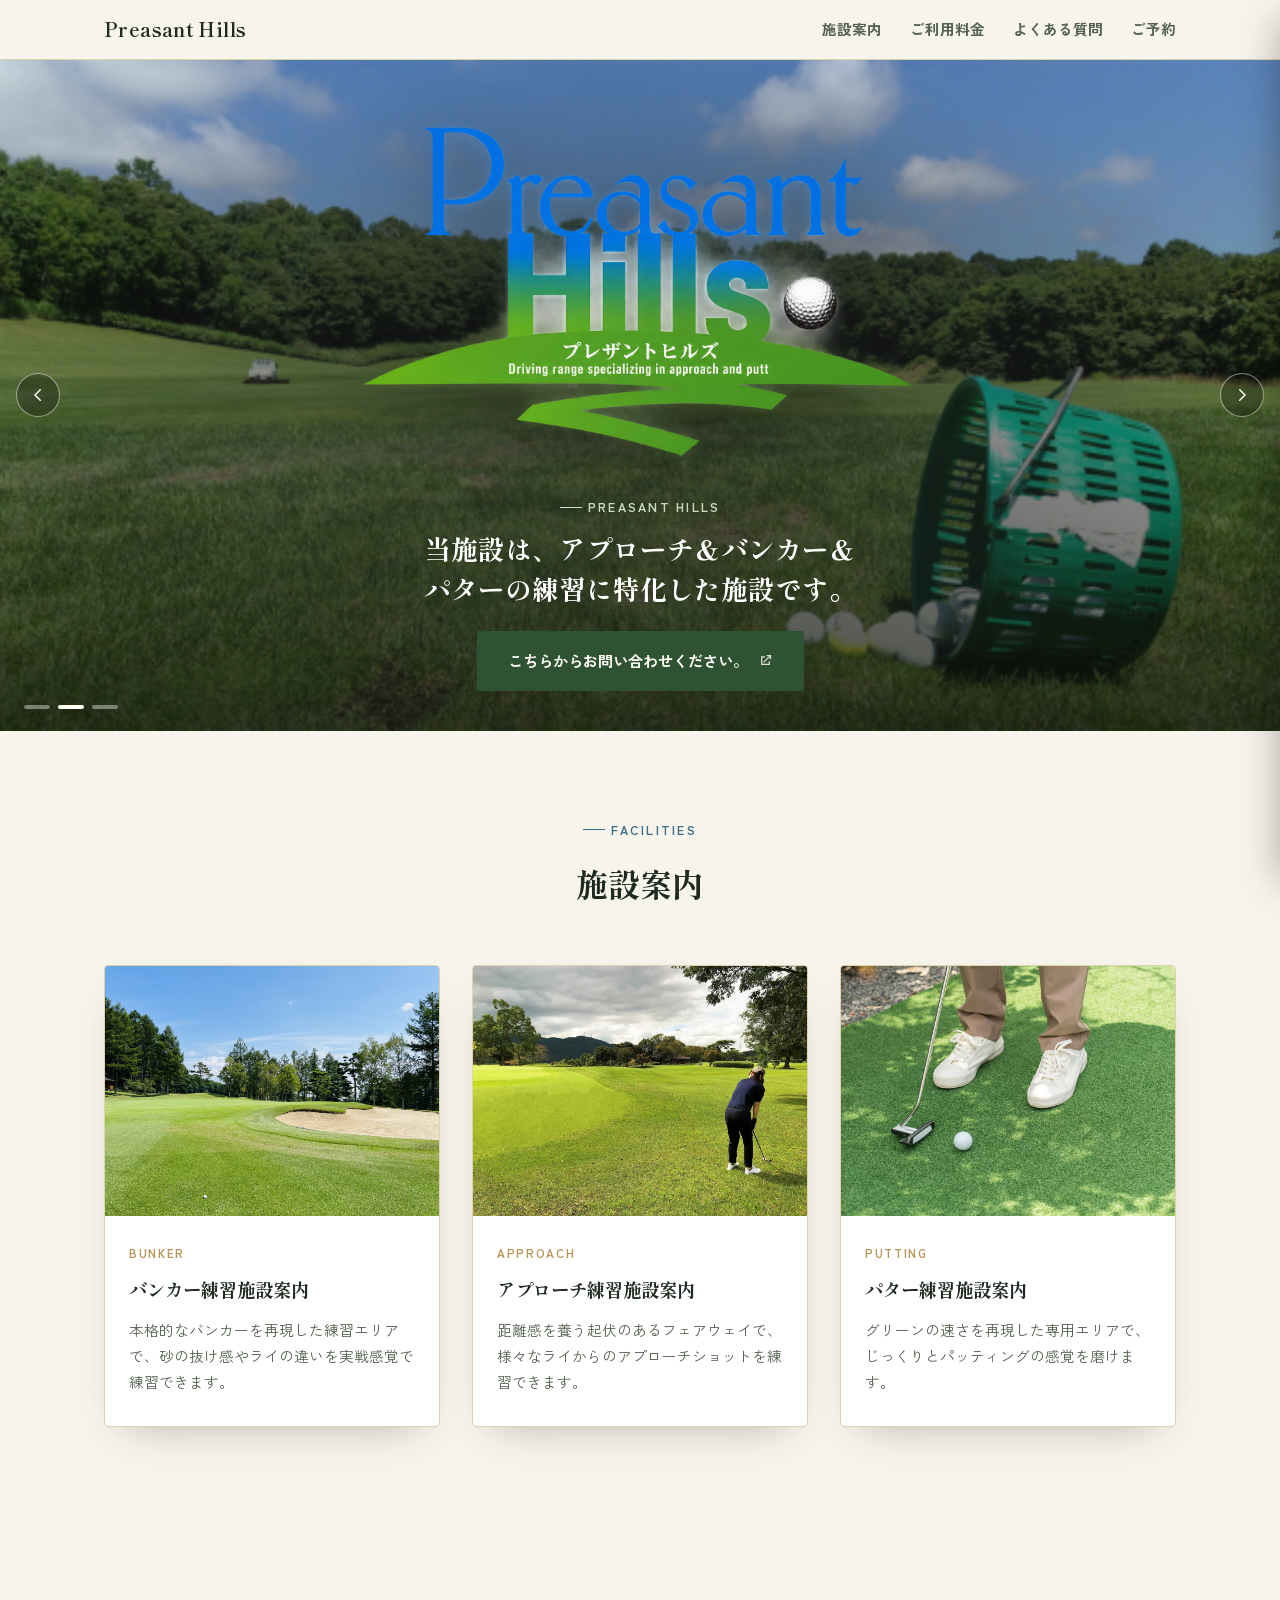
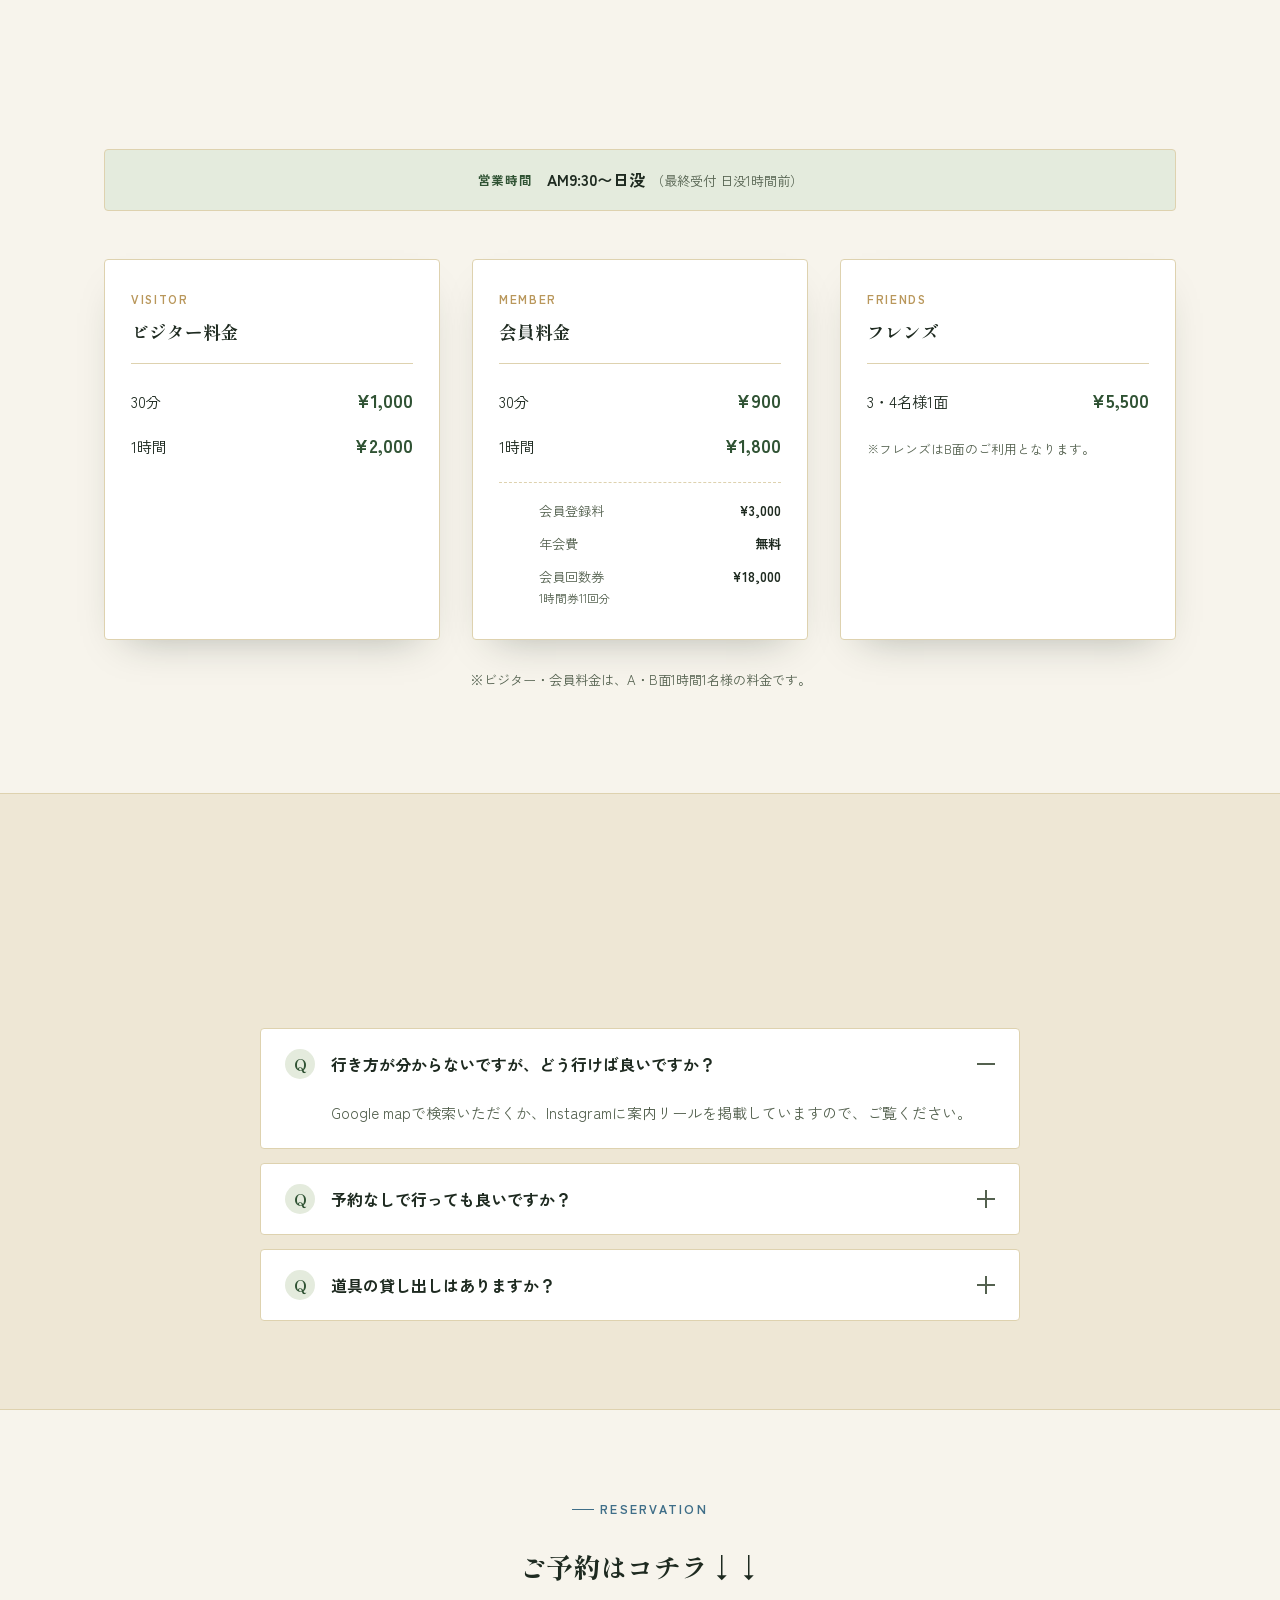
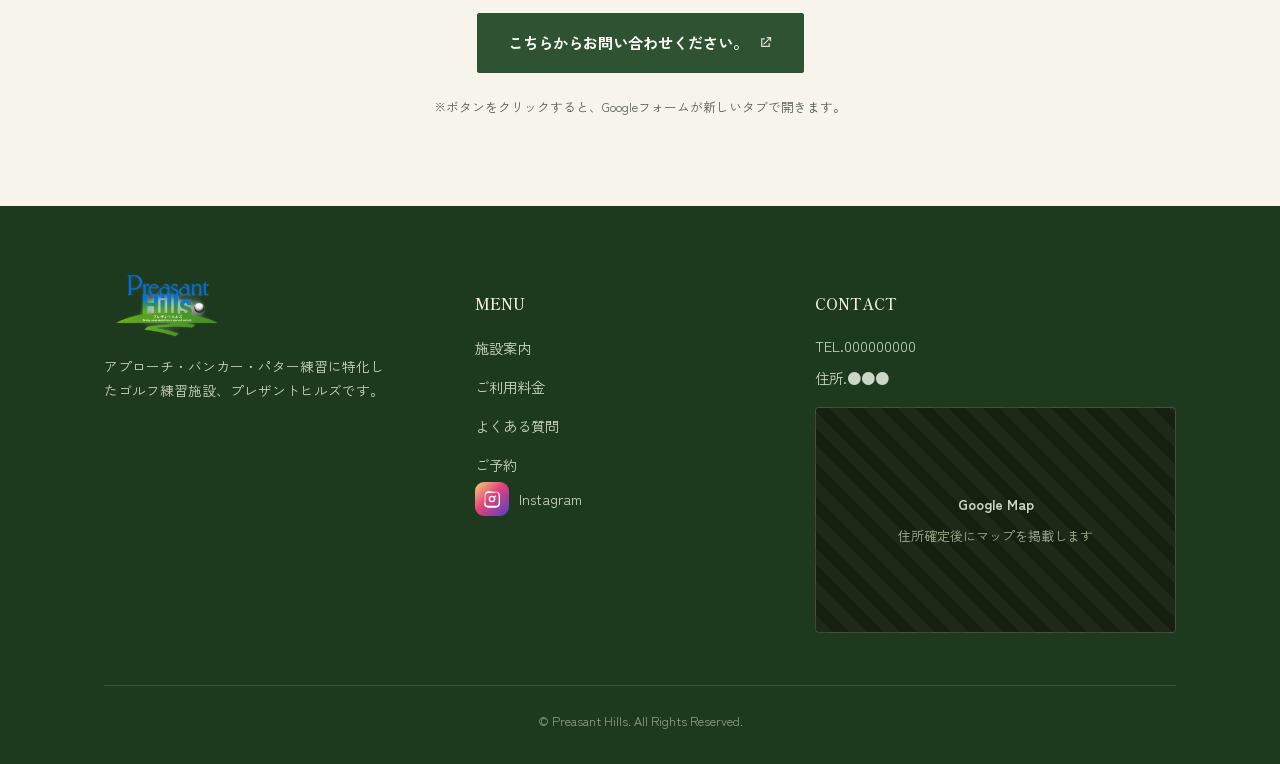
<file: GOLF練習場(LP)/index.html>
<!DOCTYPE html>
<html lang="ja">
<head>
<meta charset="UTF-8">
<meta name="viewport" content="width=device-width, initial-scale=1.0">
<title>プレザントヒルズ｜アプローチ・バンカー・パター専門のゴルフ練習場</title>
<meta name="description" content="プレザントヒルズは、アプローチ・バンカー・パターの練習に特化したゴルフ練習場です。本格的なバンカーやアプローチ専用エリアで実戦感覚を磨けます。ビジター・会員料金のご案内やご予約はこちらから。">
<meta name="robots" content="index, follow">
<meta name="theme-color" content="#2F5233">
<link rel="icon" href="data:image/svg+xml,%3Csvg xmlns=%27http://www.w3.org/2000/svg%27 viewBox=%270 0 100 100%27%3E%3Ctext y=%27.9em%27 font-size=%2790%27%3E%E2%9B%B3%3C/text%3E%3C/svg%3E">

<!-- ▼OGP（SNSでシェアされた際の表示設定）
     og:url と og:image は、実際に公開するドメインが決まってから
     「https://」から始まる絶対URLに差し替えてください（相対パスのままだとSNS側で読み込めません） -->
<meta property="og:type" content="website">
<meta property="og:site_name" content="プレザントヒルズ">
<meta property="og:title" content="プレザントヒルズ｜アプローチ・バンカー・パター専門のゴルフ練習場">
<meta property="og:description" content="プレザントヒルズは、アプローチ・バンカー・パターの練習に特化したゴルフ練習場です。本格的なバンカーやアプローチ専用エリアで実戦感覚を磨けます。ビジター・会員料金のご案内やご予約はこちらから。">
<meta property="og:image" content="logo.png">
<meta property="og:url" content="">
<meta property="og:locale" content="ja_JP">

<meta name="twitter:card" content="summary_large_image">
<meta name="twitter:title" content="プレザントヒルズ｜アプローチ・バンカー・パター専門のゴルフ練習場">
<meta name="twitter:description" content="プレザントヒルズは、アプローチ・バンカー・パターの練習に特化したゴルフ練習場です。本格的なバンカーやアプローチ専用エリアで実戦感覚を磨けます。ビジター・会員料金のご案内やご予約はこちらから。">
<meta name="twitter:image" content="logo.png">

<!-- ▼canonicalタグ：実際の公開ドメインが決まったらコメントを外して設定してください
<link rel="canonical" href="https://example.com/"> -->

<!-- ▼構造化データ（Google検索結果でのリッチ表示・地図連携用）
     電話番号・住所は現在プレースホルダーです。確定次第、実際の値に差し替えてください。 -->
<script type="application/ld+json">
{
  "@context": "https://schema.org",
  "@type": "SportsActivityLocation",
  "name": "プレザントヒルズ",
  "description": "プレザントヒルズは、アプローチ・バンカー・パターの練習に特化したゴルフ練習場です。本格的なバンカーやアプローチ専用エリアで実戦感覚を磨けます。ビジター・会員料金のご案内やご予約はこちらから。",
  "image": "logo.png",
  "telephone": "000-000-0000",
  "address": {
    "@type": "PostalAddress",
    "streetAddress": "住所確定後に設定",
    "addressCountry": "JP"
  },
  "openingHoursSpecification": {
    "@type": "OpeningHoursSpecification",
    "dayOfWeek": ["Monday","Tuesday","Wednesday","Thursday","Friday","Saturday","Sunday"],
    "opens": "09:30"
  }
}
</script>

<link rel="stylesheet" href="style.css">
</head>
<body>
<header>
  <div class="wrap header-inner">
    <a class="brand" href="#top">Preasant Hills</a>
    <nav class="header-nav">
      <a href="#facilities">施設案内</a>
      <a href="#pricing">ご利用料金</a>
      <a href="#faq">よくある質問</a>
      <a href="#reserve">ご予約</a>
    </nav>
    <button class="btn-trigger" id="btn08" type="button" aria-label="メニューを開く" aria-expanded="false" aria-controls="mobile-menu">
      <span></span>
      <span></span>
      <span></span>
    </button>
  </div>
</header>

<div class="menu-backdrop" id="menuBackdrop"></div>
<div id="mobile-menu" class="mobile-menu" aria-hidden="true">
  <div class="mobile-menu-head">
    <button class="menu-close" type="button" aria-label="メニューを閉じる"></button>
  </div>
  <nav class="mobile-nav">
    <a href="#facilities">施設案内</a>
    <a href="#pricing">ご利用料金</a>
    <a href="#faq">よくある質問</a>
    <a href="#reserve">ご予約</a>
  </nav>
</div>

<!--
  変更: ファーストビュー(#top .hero)のHTML構造を変更。
  ・class名を hero-variant-a → hero-variant-b2 に変更(レイアウト種別の区別用)
  ・旧: .hero-va-left(ロゴを左40%に配置)と .hero-va-overlay(説明文・CTAを右下に配置)の
        左右分割構造を削除
  ・新: .hero-vb2-content 1個の中に、ロゴ画像(.hero-vb2-logo)→説明文(.hero-vb2-text)→
        CTAボタン(a.btn)の順で縦に並べ、画面中央に配置する構造に変更
  ・背景の暗幕を .hero-va-tint(左右非対称のグラデーション)から
        .hero-vb2-tint(中央から外側に広がる放射状グラデーション)に変更
  ・スライドショー(.hero-slide×3)、矢印ボタン、ドットナビゲーションは変更なし
-->
<div id="top" class="hero hero-variant-b2">
  <div class="hero-slide is-active" style="background-image:url('img01.jpg')"></div>
  <div class="hero-slide" style="background-image:url('img02.jpg')"></div>
  <div class="hero-slide" style="background-image:url('img03.jpg')"></div>
  <button class="hero-arrow hero-arrow-prev" type="button" aria-label="前の画像">
    <svg viewBox="0 0 24 24"><polyline points="15 5 8 12 15 19"></polyline></svg>
  </button>
  <button class="hero-arrow hero-arrow-next" type="button" aria-label="次の画像">
    <svg viewBox="0 0 24 24"><polyline points="9 5 16 12 9 19"></polyline></svg>
  </button>
  <div class="hero-vb2-tint"></div>
  <div class="hero-vb2-content">
    <img class="hero-vb2-logo" src="logo.png" alt="Preasant Hills">
    <div class="hero-vb2-text">
      <span class="eyebrow">PREASANT HILLS</span>
      <h1>当施設は、アプローチ＆バンカー＆パターの練習に特化した施設です。</h1>
    </div>
    <!-- TODO: Googleフォーム作成後、下記URLを実際のフォームURLに差し替えてください -->
    <a class="btn" href="https://forms.gle/REPLACE_WITH_YOUR_FORM_ID" target="_blank" rel="noopener">
      こちらからお問い合わせください。
      <svg class="ext-icon" viewBox="0 0 24 24" aria-hidden="true"><path d="M14 3h7v7h-2V6.41l-9.29 9.3-1.42-1.42 9.3-9.29H14V3z"/><path d="M5 5h6v2H7v10h10v-4h2v6H5V5z"/></svg>
    </a>
  </div>
  <div class="hero-dots">
    <button class="is-active" aria-label="スライド1"></button>
    <button aria-label="スライド2"></button>
    <button aria-label="スライド3"></button>
  </div>
</div>
<!-- 変更ここまで(ファーストビューHTML) -->

<section id="facilities">
  <div class="wrap">
    <div class="section-head reveal">
      <span class="eyebrow">FACILITIES</span>
      <h2>施設案内</h2>
    </div>
    <div class="facility-grid">
      <article class="facility-card reveal">
        <img class="photo" src="img04.jpg" alt="バンカー練習施設">
        <div class="body">
          <span class="tag">BUNKER</span>
          <h3>バンカー練習施設案内</h3>
          <p>本格的なバンカーを再現した練習エリアで、砂の抜け感やライの違いを実戦感覚で練習できます。</p>
        </div>
      </article>
      <article class="facility-card reveal">
        <img class="photo" src="img05.jpg" alt="アプローチ練習施設">
        <div class="body">
          <span class="tag">APPROACH</span>
          <h3>アプローチ練習施設案内</h3>
          <p>距離感を養う起伏のあるフェアウェイで、様々なライからのアプローチショットを練習できます。</p>
        </div>
      </article>
      <article class="facility-card reveal">
        <img class="photo" src="img06.jpg" alt="パター練習施設">
        <div class="body">
          <span class="tag">PUTTING</span>
          <h3>パター練習施設案内</h3>
          <p>グリーンの速さを再現した専用エリアで、じっくりとパッティングの感覚を磨けます。</p>
        </div>
      </article>
    </div>
  </div>
</section>

<section id="pricing">
  <div class="wrap">
    <div class="section-head reveal">
      <span class="eyebrow">PRICE / HOURS</span>
      <h2>ご利用料金・営業時間</h2>
    </div>
    <div class="hours-bar reveal">
      <span class="hours-label">営業時間</span>
      <span class="hours-value">AM9:30〜日没<span class="hours-note">（最終受付 日没1時間前）</span></span>
    </div>
    <div class="price-grid">
      <article class="price-card reveal">
        <div class="price-card-head">
          <span class="tag">VISITOR</span>
          <h3>ビジター料金</h3>
        </div>
        <ul class="price-rows">
          <li><span>30分</span><span class="price">¥1,000</span></li>
          <li><span>1時間</span><span class="price">¥2,000</span></li>
        </ul>
      </article>
      <article class="price-card reveal">
        <div class="price-card-head">
          <span class="tag">MEMBER</span>
          <h3>会員料金</h3>
        </div>
        <ul class="price-rows">
          <li><span>30分</span><span class="price">¥900</span></li>
          <li><span>1時間</span><span class="price">¥1,800</span></li>
        </ul>
        <ul class="price-sub">
          <li><span>会員登録料</span><span>¥3,000</span></li>
          <li><span>年会費</span><span>無料</span></li>
          <li><span>会員回数券<small>1時間券11回分</small></span><span>¥18,000</span></li>
        </ul>
      </article>
      <article class="price-card reveal">
        <div class="price-card-head">
          <span class="tag">FRIENDS</span>
          <h3>フレンズ</h3>
        </div>
        <ul class="price-rows">
          <li><span>3・4名様1面</span><span class="price">¥5,500</span></li>
        </ul>
        <p class="price-note">※フレンズはB面のご利用となります。</p>
      </article>
    </div>
    <p class="price-footnote">※ビジター・会員料金は、A・B面1時間1名様の料金です。</p>
  </div>
</section>

<section id="faq" class="faq-section">
  <div class="wrap">
    <div class="section-head reveal">
      <span class="eyebrow">FAQ</span>
      <h2>よくある質問</h2>
    </div>
    <div class="faq-list">
      <div class="faq-item is-open reveal">
        <button class="faq-q" aria-expanded="true">
          <span class="q-mark">Q</span>
          <span class="q-text">行き方が分からないですが、どう行けば良いですか？</span>
          <span class="chevron"></span>
        </button>
        <div class="faq-a">
          <div class="faq-a-inner">Google mapで検索いただくか、Instagramに案内リールを掲載していますので、ご覧ください。</div>
        </div>
      </div>
      <div class="faq-item reveal">
        <button class="faq-q" aria-expanded="false">
          <span class="q-mark">Q</span>
          <span class="q-text">予約なしで行っても良いですか？</span>
          <span class="chevron"></span>
        </button>
        <div class="faq-a">
          <div class="faq-a-inner">予約なしでも来ていただいても可能ですが、予約優先で案内させていただきますのでご了承ください。</div>
        </div>
      </div>
      <div class="faq-item reveal">
        <button class="faq-q" aria-expanded="false">
          <span class="q-mark">Q</span>
          <span class="q-text">道具の貸し出しはありますか？</span>
          <span class="chevron"></span>
        </button>
        <div class="faq-a">
          <div class="faq-a-inner">ボールとクラブの貸し出しがございます。</div>
        </div>
      </div>
    </div>
  </div>
</section>

<section id="reserve">
  <div class="wrap cta-band reveal">
    <span class="eyebrow">RESERVATION</span>
    <h2>ご予約はコチラ↓↓</h2>
    <!-- TODO: Googleフォーム作成後、下記URLを実際のフォームURLに差し替えてください -->
    <a class="btn" href="https://forms.gle/REPLACE_WITH_YOUR_FORM_ID" target="_blank" rel="noopener">
      こちらからお問い合わせください。
      <svg class="ext-icon" viewBox="0 0 24 24" aria-hidden="true"><path d="M14 3h7v7h-2V6.41l-9.29 9.3-1.42-1.42 9.3-9.29H14V3z"/><path d="M5 5h6v2H7v10h10v-4h2v6H5V5z"/></svg>
    </a>
    <p class="cta-note">※ボタンをクリックすると、Googleフォームが新しいタブで開きます。</p>
  </div>
</section>

<footer>
  <div class="wrap">
    <div class="footer-grid">
      <div class="footer-brand">
        <img src="logo.png" alt="プレザントヒルズ">
        <p>アプローチ・バンカー・パター練習に特化したゴルフ練習施設、プレザントヒルズです。</p>
      </div>
      <div class="footer-col">
        <h4>MENU</h4>
        <ul class="footer-links">
          <li><a href="#facilities">施設案内</a></li>
          <li><a href="#pricing">ご利用料金</a></li>
          <li><a href="#faq">よくある質問</a></li>
          <li><a href="#reserve">ご予約</a></li>
        </ul>
        <a class="insta-link" href="https://www.instagram.com/?hl=ja" target="_blank" rel="noopener">
          <span class="insta-icon">
            <svg viewBox="0 0 24 24"><path d="M12 2.2c3.2 0 3.6 0 4.85.07 1.17.05 2 .24 2.47.4a4.9 4.9 0 0 1 1.77 1.15 4.9 4.9 0 0 1 1.15 1.77c.17.47.36 1.3.4 2.47.07 1.25.07 1.65.07 4.85s0 3.6-.07 4.85c-.05 1.17-.24 2-.4 2.47a4.9 4.9 0 0 1-1.15 1.77 4.9 4.9 0 0 1-1.77 1.15c-.47.17-1.3.36-2.47.4-1.25.07-1.65.07-4.85.07s-3.6 0-4.85-.07c-1.17-.05-2-.24-2.47-.4a4.9 4.9 0 0 1-1.77-1.15 4.9 4.9 0 0 1-1.15-1.77c-.17-.47-.36-1.3-.4-2.47C2.2 15.6 2.2 15.2 2.2 12s0-3.6.07-4.85c.05-1.17.24-2 .4-2.47A4.9 4.9 0 0 1 3.82 3c.5-.5 1.1-.9 1.77-1.15.47-.17 1.3-.36 2.47-.4C9.3 2.2 9.7 2.2 12 2.2zm0 1.8c-3.15 0-3.53 0-4.77.07-.96.04-1.48.2-1.82.33-.46.18-.79.4-1.13.75-.35.34-.57.67-.75 1.13-.13.34-.29.86-.33 1.82C3.14 8.34 3.14 8.72 3.14 12s0 3.66.06 4.9c.04.96.2 1.48.33 1.82.18.46.4.79.75 1.13.34.35.67.57 1.13.75.34.13.86.29 1.82.33 1.24.06 1.62.07 4.77.07s3.53 0 4.77-.07c.96-.04 1.48-.2 1.82-.33.46-.18.79-.4 1.13-.75.35-.34.57-.67.75-1.13.13-.34.29-.86.33-1.82.06-1.24.07-1.62.07-4.9s0-3.66-.07-4.9c-.04-.96-.2-1.48-.33-1.82a3.1 3.1 0 0 0-.75-1.13 3.1 3.1 0 0 0-1.13-.75c-.34-.13-.86-.29-1.82-.33C15.53 4 15.15 4 12 4zm0 3.6a4.4 4.4 0 1 1 0 8.8 4.4 4.4 0 0 1 0-8.8zm0 1.8a2.6 2.6 0 1 0 0 5.2 2.6 2.6 0 0 0 0-5.2zm4.6-1.98a1.03 1.03 0 1 1 0 2.06 1.03 1.03 0 0 1 0-2.06z"/></svg>
          </span>
          Instagram
        </a>
      </div>
      <div class="footer-col footer-contact">
        <h4>CONTACT</h4>
        <p>TEL.000000000</p>
        <p>住所.●●●</p>
        <div class="map-box">
          <strong>Google Map</strong>
          <span>住所確定後にマップを掲載します</span>
        </div>
      </div>
    </div>
    <div class="footer-bottom">© Preasant Hills. All Rights Reserved.</div>
  </div>
</footer>

<script src="script.js"></script>
</body>
</html>
</file>
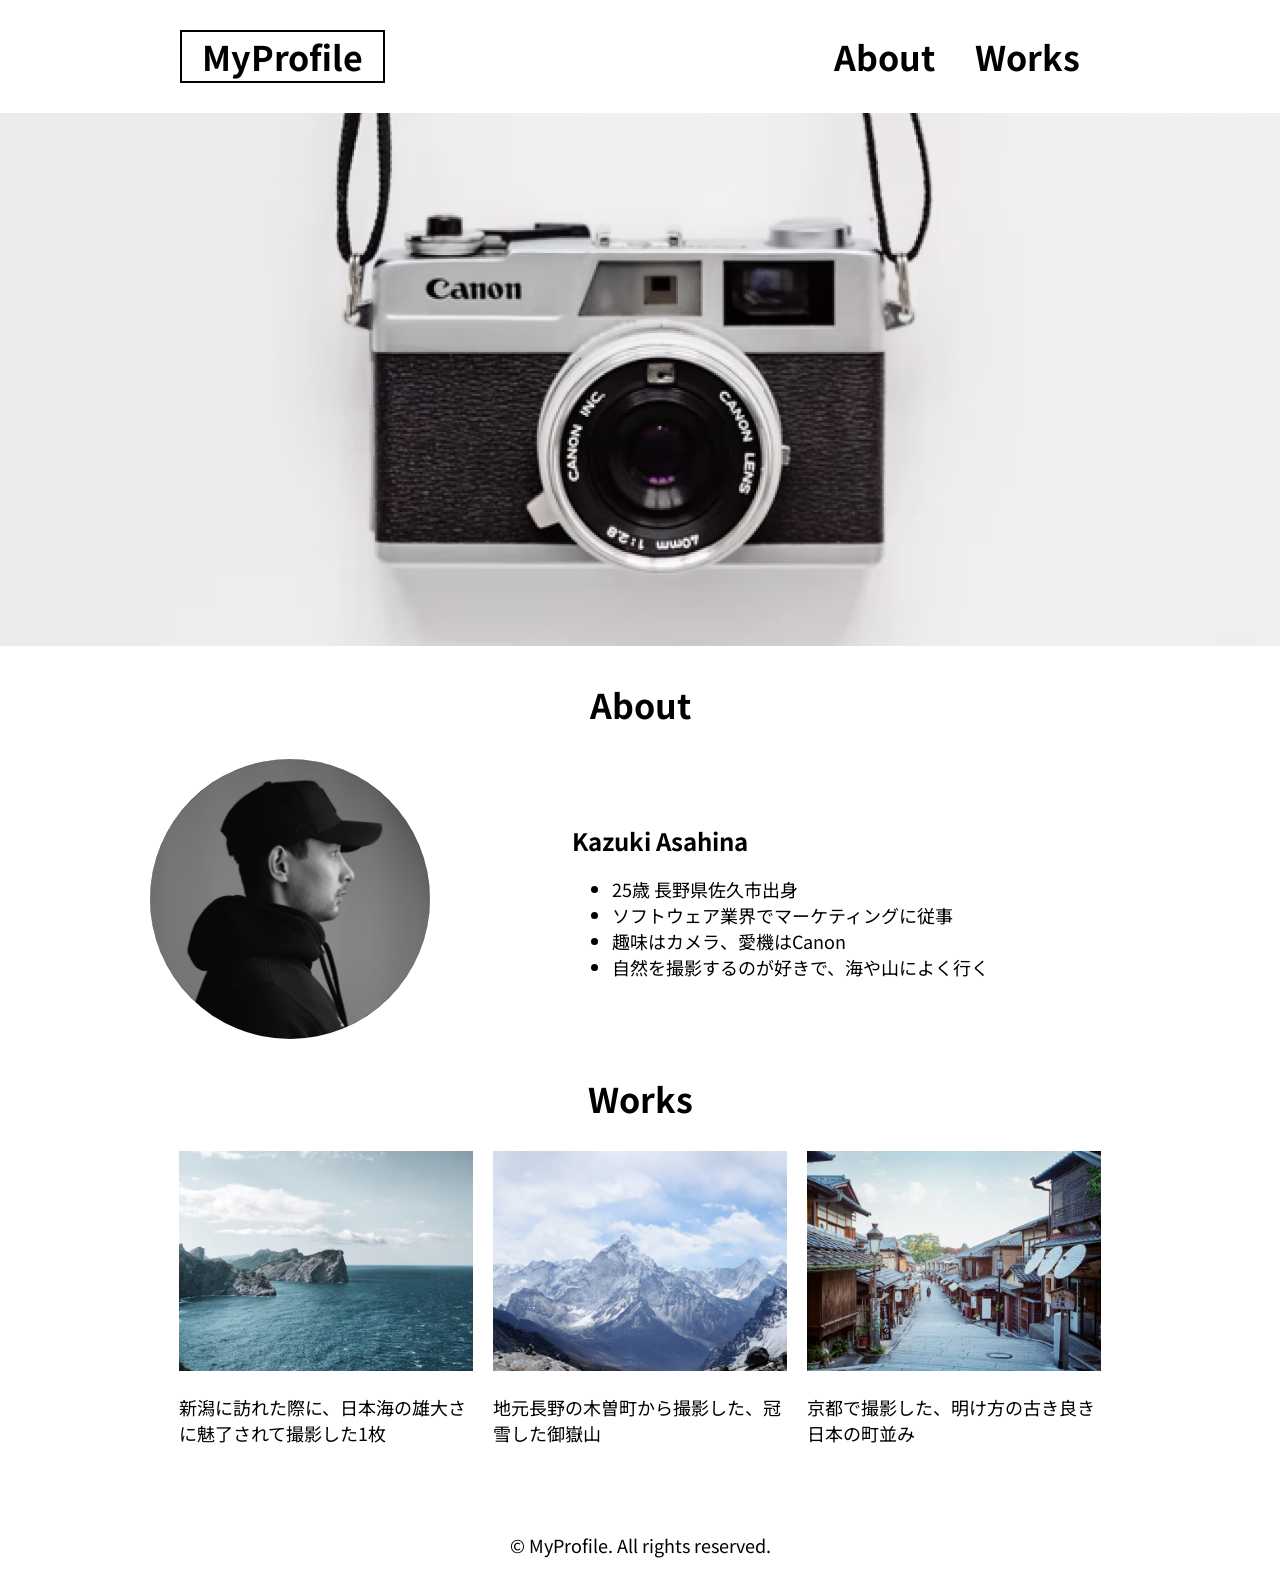
<file: kadai_001/index.html>
<!DOCTYPE html>
<html>
  <head>
    <title>portfolio</title>
    <meta name="description" content="朝比奈一樹の自己紹介と自分の趣味を掲載するサイト">
    <meta charset="utf-8">
    <meta name="viewport" content="width=device-width, initial-scale=1.0">
    <link rel="stylesheet" href="css/style.css">
    <link rel="preconnect" href="https://fonts.googleapis.com">
    <link rel="preconnect" href="https://fonts.gstatic.com" crossorigin>
    <link href="https://fonts.googleapis.com/css2?family=Noto+Sans+JP&display=swap" rel="stylesheet">
  </head>

  <body>
    <header>
      <div class="header-inner">
        <h1>
         <a href="index.html">MyProfile</a>
        </h1>
        <nav>
          <ul class="nav-menu">
            <li><a href="index.html#about">About</a></li>
            <li><a href="index.html#works">Works</a></li>
          </ul>
        </nav>
      </div>
    </header>

    <main>
      <article>
        <div>
         <img class="image" src="images/main.png" alt="メインの写真">
        </div>
        
        <section>
          <h2 id="about">About</h2>
          <div class="about-inner">
           <div>
             <img class="about-left" src="images/about.png" alt="Aboutの横顔写真">
           </div>
           <div class="about-right">
             <p><span>Kazuki Asahina</span></p>
             <ul>
               <li>25歳 長野県佐久市出身</li>
               <li>ソフトウェア業界でマーケティングに従事</li>
               <li>趣味はカメラ、愛機はCanon</li>
               <li>自然を撮影するのが好きで、海や山によく行く</li>
             </ul>
           </div>
          </div>
        </section>

        <section>
          <h2 id="works">Works</h2>
          <div class="works-inner">
            <div class="works-item">
              <img src="images/works1.png" alt="海の写真">
              <p>新潟に訪れた際に、日本海の雄大さに魅了されて撮影した1枚</p>
            </div>
            <div class="works-item">
              <img src="images/works2.png" alt="雪山の写真">
              <p>地元長野の木曽町から撮影した、冠雪した御嶽山</p>
            </div>
            <div class="works-item">
              <img src="images/works3.png" alt="古い町並みの写真">
              <p>京都で撮影した、明け方の古き良き日本の町並み</p>
            </div>
          </div>
        </section>
      </article>
    </main>

    <footer>
      <p class="footer">© MyProfile. All rights reserved.</p>
    </footer>
  </body>
</html>
</file>
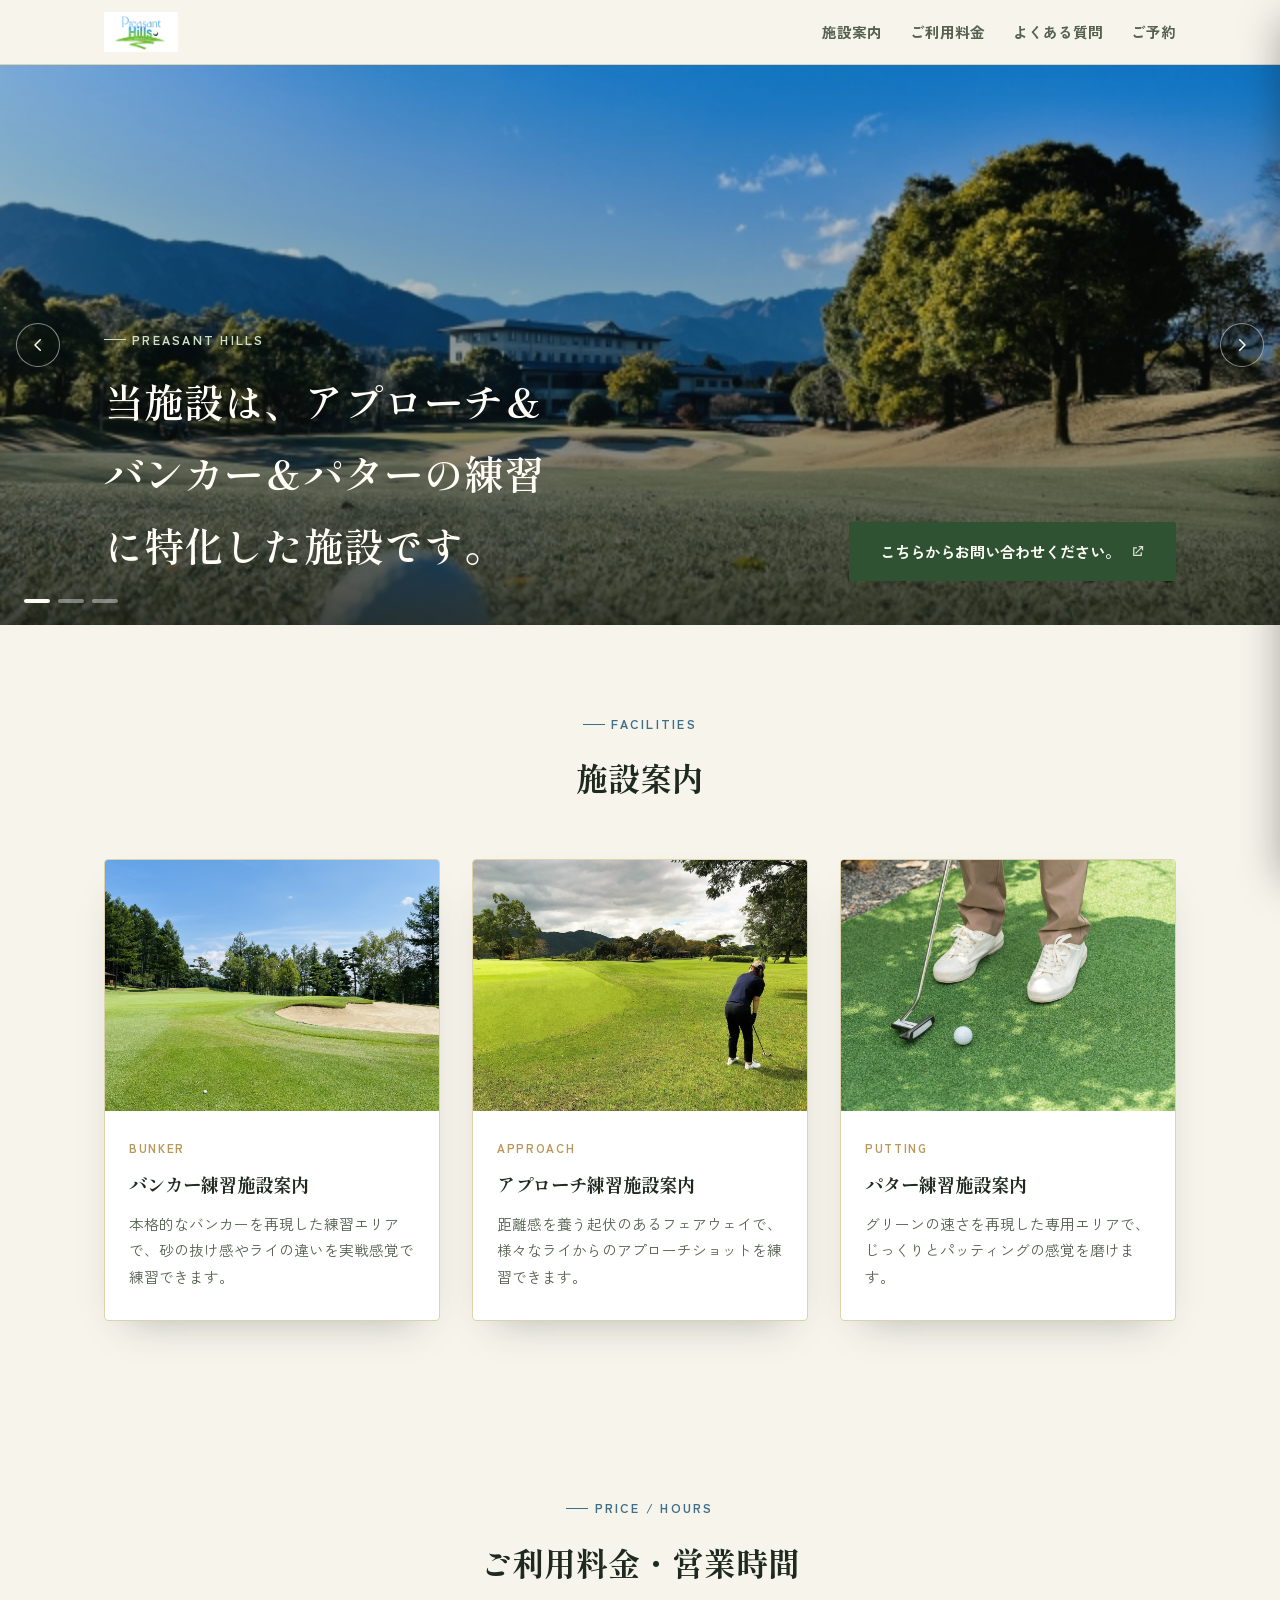
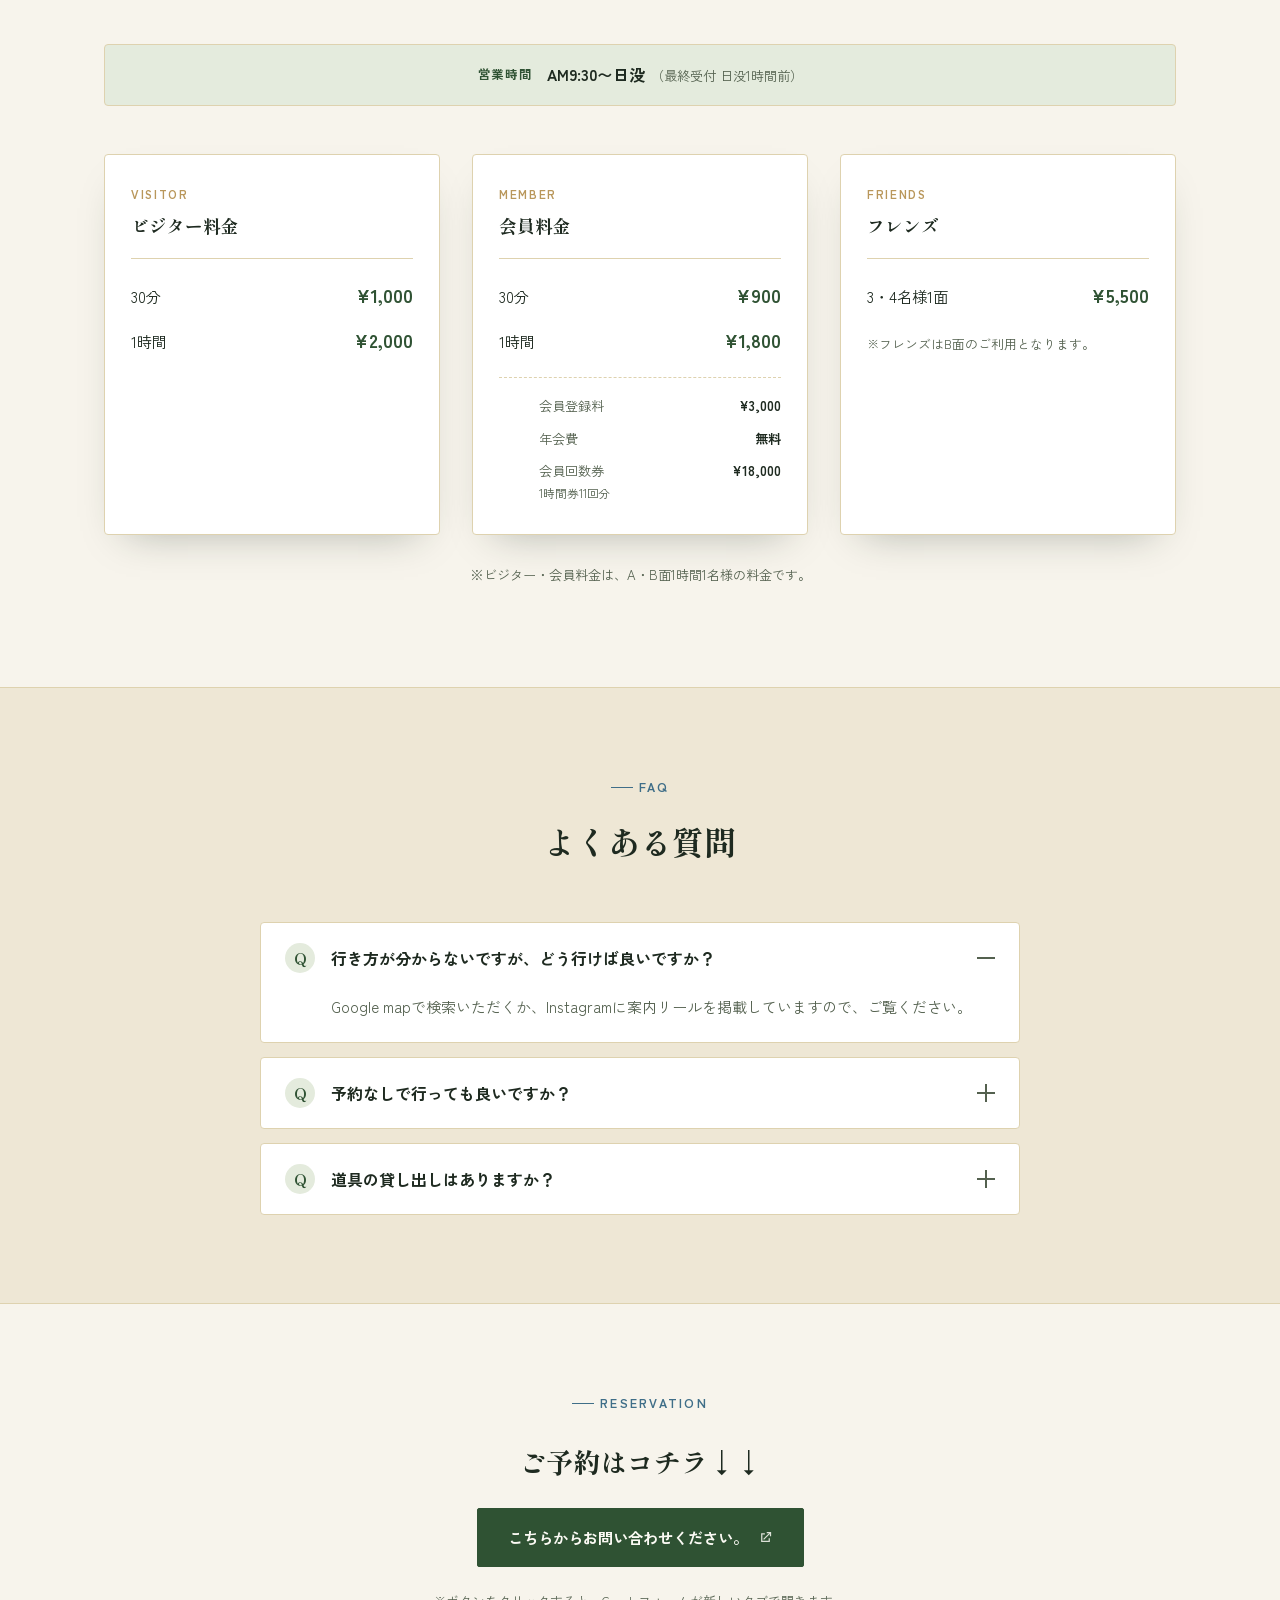
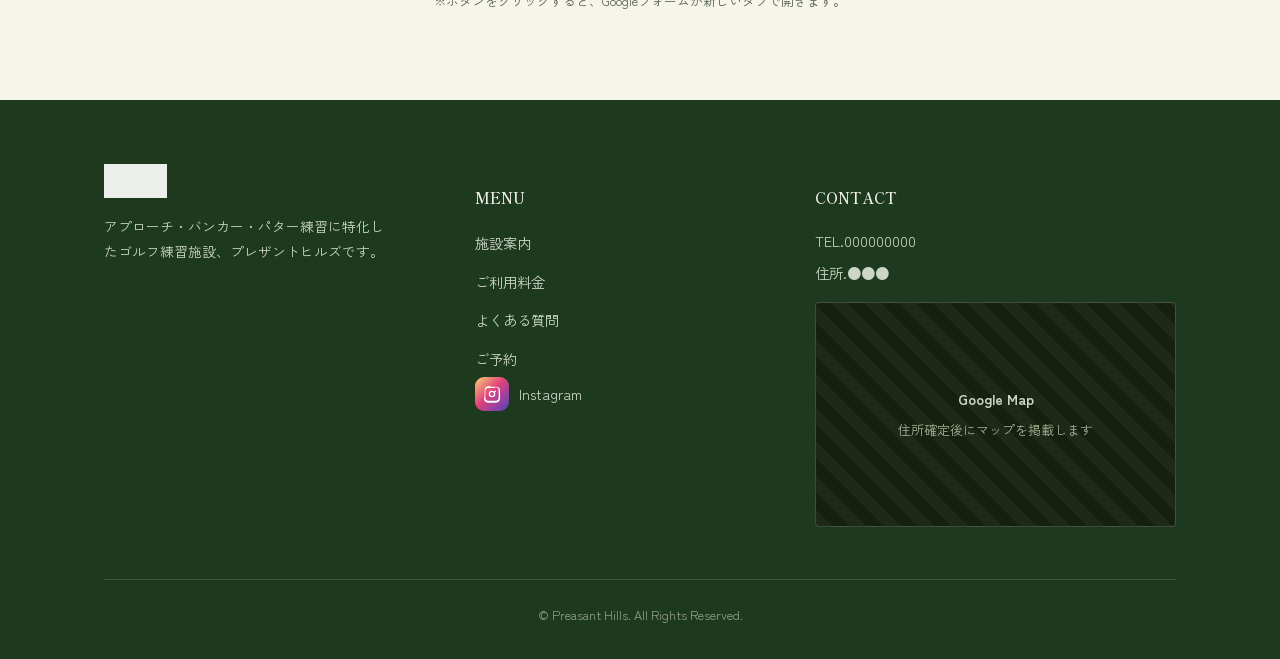
<file: GOLF練習場(LP)/GOLF練習場(LP)/index.html>
<!DOCTYPE html>
<html lang="ja">
<head>
<meta charset="UTF-8">
<meta name="viewport" content="width=device-width, initial-scale=1.0">
<title>プレザントヒルズ｜アプローチ・バンカー・パター専門のゴルフ練習場</title>
<meta name="description" content="プレザントヒルズは、アプローチ・バンカー・パターの練習に特化したゴルフ練習場です。本格的なバンカーやアプローチ専用エリアで実戦感覚を磨けます。ビジター・会員料金のご案内やご予約はこちらから。">
<meta name="robots" content="index, follow">
<meta name="theme-color" content="#2F5233">
<link rel="icon" href="data:image/svg+xml,%3Csvg xmlns=%27http://www.w3.org/2000/svg%27 viewBox=%270 0 100 100%27%3E%3Ctext y=%27.9em%27 font-size=%2790%27%3E%E2%9B%B3%3C/text%3E%3C/svg%3E">

<!-- ▼OGP（SNSでシェアされた際の表示設定）
     og:url と og:image は、実際に公開するドメインが決まってから
     「https://」から始まる絶対URLに差し替えてください（相対パスのままだとSNS側で読み込めません） -->
<meta property="og:type" content="website">
<meta property="og:site_name" content="プレザントヒルズ">
<meta property="og:title" content="プレザントヒルズ｜アプローチ・バンカー・パター専門のゴルフ練習場">
<meta property="og:description" content="プレザントヒルズは、アプローチ・バンカー・パターの練習に特化したゴルフ練習場です。本格的なバンカーやアプローチ専用エリアで実戦感覚を磨けます。ビジター・会員料金のご案内やご予約はこちらから。">
<meta property="og:image" content="logo.png">
<meta property="og:url" content="">
<meta property="og:locale" content="ja_JP">

<meta name="twitter:card" content="summary_large_image">
<meta name="twitter:title" content="プレザントヒルズ｜アプローチ・バンカー・パター専門のゴルフ練習場">
<meta name="twitter:description" content="プレザントヒルズは、アプローチ・バンカー・パターの練習に特化したゴルフ練習場です。本格的なバンカーやアプローチ専用エリアで実戦感覚を磨けます。ビジター・会員料金のご案内やご予約はこちらから。">
<meta name="twitter:image" content="logo.png">

<!-- ▼canonicalタグ：実際の公開ドメインが決まったらコメントを外して設定してください
<link rel="canonical" href="https://example.com/"> -->

<!-- ▼構造化データ（Google検索結果でのリッチ表示・地図連携用）
     電話番号・住所は現在プレースホルダーです。確定次第、実際の値に差し替えてください。 -->
<script type="application/ld+json">
{
  "@context": "https://schema.org",
  "@type": "SportsActivityLocation",
  "name": "プレザントヒルズ",
  "description": "プレザントヒルズは、アプローチ・バンカー・パターの練習に特化したゴルフ練習場です。本格的なバンカーやアプローチ専用エリアで実戦感覚を磨けます。ビジター・会員料金のご案内やご予約はこちらから。",
  "image": "logo.png",
  "telephone": "000-000-0000",
  "address": {
    "@type": "PostalAddress",
    "streetAddress": "住所確定後に設定",
    "addressCountry": "JP"
  },
  "openingHoursSpecification": {
    "@type": "OpeningHoursSpecification",
    "dayOfWeek": ["Monday","Tuesday","Wednesday","Thursday","Friday","Saturday","Sunday"],
    "opens": "09:30"
  }
}
</script>

<link rel="stylesheet" href="style.css">
</head>
<body>
<header>
  <div class="wrap header-inner">
    <a class="brand" href="#top">
      <img src="logo.png" alt="プレザントヒルズ">
    </a>
    <nav class="header-nav">
      <a href="#facilities">施設案内</a>
      <a href="#pricing">ご利用料金</a>
      <a href="#faq">よくある質問</a>
      <a href="#reserve">ご予約</a>
    </nav>
    <button class="btn-trigger" id="btn08" type="button" aria-label="メニューを開く" aria-expanded="false" aria-controls="mobile-menu">
      <span></span>
      <span></span>
      <span></span>
    </button>
  </div>
</header>

<div class="menu-backdrop" id="menuBackdrop"></div>
<div id="mobile-menu" class="mobile-menu" aria-hidden="true">
  <div class="mobile-menu-head">
    <button class="menu-close" type="button" aria-label="メニューを閉じる"></button>
  </div>
  <nav class="mobile-nav">
    <a href="#facilities">施設案内</a>
    <a href="#pricing">ご利用料金</a>
    <a href="#faq">よくある質問</a>
    <a href="#reserve">ご予約</a>
  </nav>
</div>

<div id="top" class="hero">
  <div class="hero-slide is-active" style="background-image:url('img01.jpg')"></div>
  <div class="hero-slide" style="background-image:url('img02.jpg')"></div>
  <div class="hero-slide" style="background-image:url('img03.jpg')"></div>
  <button class="hero-arrow hero-arrow-prev" type="button" aria-label="前の画像">
    <svg viewBox="0 0 24 24"><polyline points="15 5 8 12 15 19"></polyline></svg>
  </button>
  <button class="hero-arrow hero-arrow-next" type="button" aria-label="次の画像">
    <svg viewBox="0 0 24 24"><polyline points="9 5 16 12 9 19"></polyline></svg>
  </button>
  <div class="wrap hero-content">
    <div class="hero-text">
      <span class="eyebrow">PREASANT HILLS</span>
      <h1>当施設は、アプローチ＆バンカー＆パターの練習に特化した施設です。</h1>
    </div>
    <!-- TODO: Googleフォーム作成後、下記URLを実際のフォームURLに差し替えてください -->
    <a class="btn" href="https://forms.gle/REPLACE_WITH_YOUR_FORM_ID" target="_blank" rel="noopener">
      こちらからお問い合わせください。
      <svg class="ext-icon" viewBox="0 0 24 24" aria-hidden="true"><path d="M14 3h7v7h-2V6.41l-9.29 9.3-1.42-1.42 9.3-9.29H14V3z"/><path d="M5 5h6v2H7v10h10v-4h2v6H5V5z"/></svg>
    </a>
  </div>
  <div class="hero-dots">
    <button class="is-active" aria-label="スライド1"></button>
    <button aria-label="スライド2"></button>
    <button aria-label="スライド3"></button>
  </div>
</div>

<section id="facilities">
  <div class="wrap">
    <div class="section-head">
      <span class="eyebrow">FACILITIES</span>
      <h2>施設案内</h2>
    </div>
    <div class="facility-grid">
      <article class="facility-card">
        <img class="photo" src="img04.jpg" alt="バンカー練習施設">
        <div class="body">
          <span class="tag">BUNKER</span>
          <h3>バンカー練習施設案内</h3>
          <p>本格的なバンカーを再現した練習エリアで、砂の抜け感やライの違いを実戦感覚で練習できます。</p>
        </div>
      </article>
      <article class="facility-card">
        <img class="photo" src="img05.jpg" alt="アプローチ練習施設">
        <div class="body">
          <span class="tag">APPROACH</span>
          <h3>アプローチ練習施設案内</h3>
          <p>距離感を養う起伏のあるフェアウェイで、様々なライからのアプローチショットを練習できます。</p>
        </div>
      </article>
      <article class="facility-card">
        <img class="photo" src="img06.jpg" alt="パター練習施設">
        <div class="body">
          <span class="tag">PUTTING</span>
          <h3>パター練習施設案内</h3>
          <p>グリーンの速さを再現した専用エリアで、じっくりとパッティングの感覚を磨けます。</p>
        </div>
      </article>
    </div>
  </div>
</section>

<section id="pricing">
  <div class="wrap">
    <div class="section-head">
      <span class="eyebrow">PRICE / HOURS</span>
      <h2>ご利用料金・営業時間</h2>
    </div>
    <div class="hours-bar">
      <span class="hours-label">営業時間</span>
      <span class="hours-value">AM9:30〜日没<span class="hours-note">（最終受付 日没1時間前）</span></span>
    </div>
    <div class="price-grid">
      <article class="price-card">
        <div class="price-card-head">
          <span class="tag">VISITOR</span>
          <h3>ビジター料金</h3>
        </div>
        <ul class="price-rows">
          <li><span>30分</span><span class="price">¥1,000</span></li>
          <li><span>1時間</span><span class="price">¥2,000</span></li>
        </ul>
      </article>
      <article class="price-card">
        <div class="price-card-head">
          <span class="tag">MEMBER</span>
          <h3>会員料金</h3>
        </div>
        <ul class="price-rows">
          <li><span>30分</span><span class="price">¥900</span></li>
          <li><span>1時間</span><span class="price">¥1,800</span></li>
        </ul>
        <ul class="price-sub">
          <li><span>会員登録料</span><span>¥3,000</span></li>
          <li><span>年会費</span><span>無料</span></li>
          <li><span>会員回数券<small>1時間券11回分</small></span><span>¥18,000</span></li>
        </ul>
      </article>
      <article class="price-card">
        <div class="price-card-head">
          <span class="tag">FRIENDS</span>
          <h3>フレンズ</h3>
        </div>
        <ul class="price-rows">
          <li><span>3・4名様1面</span><span class="price">¥5,500</span></li>
        </ul>
        <p class="price-note">※フレンズはB面のご利用となります。</p>
      </article>
    </div>
    <p class="price-footnote">※ビジター・会員料金は、A・B面1時間1名様の料金です。</p>
  </div>
</section>

<section id="faq" class="faq-section">
  <div class="wrap">
    <div class="section-head">
      <span class="eyebrow">FAQ</span>
      <h2>よくある質問</h2>
    </div>
    <div class="faq-list">
      <div class="faq-item is-open">
        <button class="faq-q" aria-expanded="true">
          <span class="q-mark">Q</span>
          <span class="q-text">行き方が分からないですが、どう行けば良いですか？</span>
          <span class="chevron"></span>
        </button>
        <div class="faq-a">
          <div class="faq-a-inner">Google mapで検索いただくか、Instagramに案内リールを掲載していますので、ご覧ください。</div>
        </div>
      </div>
      <div class="faq-item">
        <button class="faq-q" aria-expanded="false">
          <span class="q-mark">Q</span>
          <span class="q-text">予約なしで行っても良いですか？</span>
          <span class="chevron"></span>
        </button>
        <div class="faq-a">
          <div class="faq-a-inner">予約なしでも来ていただいても可能ですが、予約優先で案内させていただきますのでご了承ください。</div>
        </div>
      </div>
      <div class="faq-item">
        <button class="faq-q" aria-expanded="false">
          <span class="q-mark">Q</span>
          <span class="q-text">道具の貸し出しはありますか？</span>
          <span class="chevron"></span>
        </button>
        <div class="faq-a">
          <div class="faq-a-inner">ボールとクラブの貸し出しがございます。</div>
        </div>
      </div>
    </div>
  </div>
</section>

<section id="reserve">
  <div class="wrap cta-band">
    <span class="eyebrow">RESERVATION</span>
    <h2>ご予約はコチラ↓↓</h2>
    <!-- TODO: Googleフォーム作成後、下記URLを実際のフォームURLに差し替えてください -->
    <a class="btn" href="https://forms.gle/REPLACE_WITH_YOUR_FORM_ID" target="_blank" rel="noopener">
      こちらからお問い合わせください。
      <svg class="ext-icon" viewBox="0 0 24 24" aria-hidden="true"><path d="M14 3h7v7h-2V6.41l-9.29 9.3-1.42-1.42 9.3-9.29H14V3z"/><path d="M5 5h6v2H7v10h10v-4h2v6H5V5z"/></svg>
    </a>
    <p class="cta-note">※ボタンをクリックすると、Googleフォームが新しいタブで開きます。</p>
  </div>
</section>

<footer>
  <div class="wrap">
    <div class="footer-grid">
      <div class="footer-brand">
        <img src="logo.png" alt="プレザントヒルズ">
        <p>アプローチ・バンカー・パター練習に特化したゴルフ練習施設、プレザントヒルズです。</p>
      </div>
      <div class="footer-col">
        <h4>MENU</h4>
        <ul class="footer-links">
          <li><a href="#facilities">施設案内</a></li>
          <li><a href="#pricing">ご利用料金</a></li>
          <li><a href="#faq">よくある質問</a></li>
          <li><a href="#reserve">ご予約</a></li>
        </ul>
        <a class="insta-link" href="https://www.instagram.com/?hl=ja" target="_blank" rel="noopener">
          <span class="insta-icon">
            <svg viewBox="0 0 24 24"><path d="M12 2.2c3.2 0 3.6 0 4.85.07 1.17.05 2 .24 2.47.4a4.9 4.9 0 0 1 1.77 1.15 4.9 4.9 0 0 1 1.15 1.77c.17.47.36 1.3.4 2.47.07 1.25.07 1.65.07 4.85s0 3.6-.07 4.85c-.05 1.17-.24 2-.4 2.47a4.9 4.9 0 0 1-1.15 1.77 4.9 4.9 0 0 1-1.77 1.15c-.47.17-1.3.36-2.47.4-1.25.07-1.65.07-4.85.07s-3.6 0-4.85-.07c-1.17-.05-2-.24-2.47-.4a4.9 4.9 0 0 1-1.77-1.15 4.9 4.9 0 0 1-1.15-1.77c-.17-.47-.36-1.3-.4-2.47C2.2 15.6 2.2 15.2 2.2 12s0-3.6.07-4.85c.05-1.17.24-2 .4-2.47A4.9 4.9 0 0 1 3.82 3c.5-.5 1.1-.9 1.77-1.15.47-.17 1.3-.36 2.47-.4C9.3 2.2 9.7 2.2 12 2.2zm0 1.8c-3.15 0-3.53 0-4.77.07-.96.04-1.48.2-1.82.33-.46.18-.79.4-1.13.75-.35.34-.57.67-.75 1.13-.13.34-.29.86-.33 1.82C3.14 8.34 3.14 8.72 3.14 12s0 3.66.06 4.9c.04.96.2 1.48.33 1.82.18.46.4.79.75 1.13.34.35.67.57 1.13.75.34.13.86.29 1.82.33 1.24.06 1.62.07 4.77.07s3.53 0 4.77-.07c.96-.04 1.48-.2 1.82-.33.46-.18.79-.4 1.13-.75.35-.34.57-.67.75-1.13.13-.34.29-.86.33-1.82.06-1.24.07-1.62.07-4.9s0-3.66-.07-4.9c-.04-.96-.2-1.48-.33-1.82a3.1 3.1 0 0 0-.75-1.13 3.1 3.1 0 0 0-1.13-.75c-.34-.13-.86-.29-1.82-.33C15.53 4 15.15 4 12 4zm0 3.6a4.4 4.4 0 1 1 0 8.8 4.4 4.4 0 0 1 0-8.8zm0 1.8a2.6 2.6 0 1 0 0 5.2 2.6 2.6 0 0 0 0-5.2zm4.6-1.98a1.03 1.03 0 1 1 0 2.06 1.03 1.03 0 0 1 0-2.06z"/></svg>
          </span>
          Instagram
        </a>
      </div>
      <div class="footer-col footer-contact">
        <h4>CONTACT</h4>
        <p>TEL.000000000</p>
        <p>住所.●●●</p>
        <div class="map-box">
          <strong>Google Map</strong>
          <span>住所確定後にマップを掲載します</span>
        </div>
      </div>
    </div>
    <div class="footer-bottom">© Preasant Hills. All Rights Reserved.</div>
  </div>
</footer>

<script src="script.js"></script>
</body>
</html>
</file>
<file: GOLF練習場(LP)/style.css>
@import url('https://fonts.googleapis.com/css2?family=Shippori+Mincho:wght@500;600;700&family=Zen+Kaku+Gothic+New:wght@400;500;700&display=swap');

  :root{
    --bg:#F7F4EC;
    --surface:#FFFFFF;
    --surface-alt:#EEE7D5;
    --ink:#1E2A20;
    --ink-soft:#54614F;
    --accent:#2F5233;
    --accent-strong:#1E3A1E;
    --accent-tint:#E4EBDD;
    --sand:#B9975B;
    --sky:#3F6E88;
    --border:#DED2AF;
    --shadow: 0 18px 40px -22px rgba(30,42,32,0.35);
  }
  @media (prefers-color-scheme: dark){
    :root:not([data-theme="light"]){
      --bg:#12180F;
      --surface:#1A2317;
      --surface-alt:#1F2A1A;
      --ink:#EEEBDF;
      --ink-soft:#B4C0A8;
      --accent:#87B679;
      --accent-strong:#A6D298;
      --accent-tint:#243425;
      --sand:#D8B87C;
      --sky:#86B7CE;
      --border:#334029;
      --shadow: 0 18px 40px -20px rgba(0,0,0,0.6);
    }
  }
  :root[data-theme="dark"]{
    --bg:#12180F;
    --surface:#1A2317;
    --surface-alt:#1F2A1A;
    --ink:#EEEBDF;
    --ink-soft:#B4C0A8;
    --accent:#87B679;
    --accent-strong:#A6D298;
    --accent-tint:#243425;
    --sand:#D8B87C;
    --sky:#86B7CE;
    --border:#334029;
    --shadow: 0 18px 40px -20px rgba(0,0,0,0.6);
  }

  *{box-sizing:border-box;}
  body{
    margin:0;
    background:var(--bg);
    color:var(--ink);
    font-family:"Zen Kaku Gothic New", "Hiragino Sans", "Noto Sans JP", sans-serif;
    line-height:1.8;
    -webkit-font-smoothing:antialiased;
  }
  h1,h2,h3{
    font-family:"Shippori Mincho", "Hiragino Mincho ProN", serif;
    color:var(--ink);
    text-wrap:balance;
    margin:0;
  }
  a{color:inherit;}
  img{display:block;}
  .wrap{
    max-width:1120px;
    margin-inline:auto;
    padding-inline:24px;
  }
  .eyebrow{
    display:inline-flex;
    align-items:center;
    gap:.5em;
    font-size:.78rem;
    letter-spacing:.18em;
    color:var(--sky);
    font-weight:700;
  }
  .eyebrow::before{
    content:"";
    width:22px;height:1px;
    background:var(--sky);
    display:inline-block;
  }

  /* ---------- Header ---------- */
  header{
    position:sticky;
    top:0;
    z-index:50;
    background:color-mix(in srgb, var(--bg) 88%, transparent);
    backdrop-filter:blur(10px);
    border-bottom:1px solid var(--border);
    box-shadow:0 0 0 rgba(0,0,0,0);
    transition:box-shadow .3s ease;
  }
  header.is-scrolled{
    box-shadow:0 8px 24px -18px rgba(15,20,12,0.35);
  }
  .header-inner{
    display:flex;
    align-items:center;
    justify-content:space-between;
    gap:16px;
    padding-block:12px;
    flex-wrap:wrap;
    transition:padding-block .3s ease;
  }
  header.is-scrolled .header-inner{
    padding-block:8px;
  }
  header.is-scrolled .brand{
    font-size:1rem;
  }
  .brand{
    display:flex;
    align-items:center;
    text-decoration:none;
    font-family:"Shippori Mincho", "Hiragino Mincho ProN", serif;
    font-size:1.2rem;
    font-weight:700;
    color:var(--ink);
    letter-spacing:.02em;
    transition:font-size .3s ease;
  }
  nav.header-nav{
    display:flex;
    gap:28px;
    flex-wrap:wrap;
  }
  nav.header-nav a{
    text-decoration:none;
    font-size:.92rem;
    font-weight:700;
    color:var(--ink-soft);
    position:relative;
    padding-block:4px;
  }
  nav.header-nav a:hover{color:var(--accent);}
  nav.header-nav a::after{
    content:"";
    position:absolute;
    left:0;right:0;bottom:0;
    height:2px;
    background:var(--accent);
    transform:scaleX(0);
    transform-origin:left;
    transition:transform .25s ease;
  }
  nav.header-nav a:hover::after{transform:scaleX(1);}

  /* ハンバーガーボタン（btn-trigger方式） */
  .btn-trigger{
    display:none;
    position:relative;
    width:44px;height:38px;
    flex:none;
    border:none;
    background:none;
    padding:0;
    cursor:pointer;
    box-sizing:border-box;
  }
  .btn-trigger span{
    position:absolute;
    left:0;
    width:100%;
    height:3px;
    background-color:var(--ink);
    border-radius:4px;
    display:inline-block;
    box-sizing:border-box;
    transition:all .4s;
  }
  .btn-trigger span:nth-of-type(1){top:0;}
  .btn-trigger span:nth-of-type(2){top:17px;}
  .btn-trigger span:nth-of-type(3){bottom:0;}
  .btn-trigger.active span:nth-of-type(1){transform:translateY(17px) rotate(-315deg);}
  .btn-trigger.active span:nth-of-type(2){opacity:0;}
  .btn-trigger.active span:nth-of-type(3){transform:translateY(-17px) rotate(315deg);}

  /* メニュー背景（バックドロップ） */
  .menu-backdrop{
    position:fixed;
    inset:0;
    background:rgba(15,20,12,0.45);
    opacity:0;
    pointer-events:none;
    transition:opacity .35s ease;
    z-index:90;
  }
  .menu-backdrop.is-open{opacity:1;pointer-events:auto;}

  /* オフキャンバス／フルスクリーンメニュー本体 */
  .mobile-menu{
    position:fixed;
    top:0;
    right:0;
    height:100vh;
    height:100dvh;
    width:min(360px, 82vw);
    background:var(--surface);
    box-shadow:-18px 0 40px -20px rgba(0,0,0,0.35);
    transform:translateX(100%);
    transition:transform .35s ease;
    z-index:100;
    overflow-y:auto;
    display:flex;
    flex-direction:column;
  }
  .mobile-menu.is-open{transform:translateX(0);}
  .mobile-menu-head{
    display:flex;
    align-items:center;
    justify-content:flex-end;
    padding:18px 20px;
    border-bottom:1px solid var(--border);
    flex:none;
  }
  .menu-close{
    width:36px;height:36px;
    border:none;
    background:none;
    cursor:pointer;
    position:relative;
    flex:none;
    padding:0;
  }
  .menu-close::before,.menu-close::after{
    content:"";
    position:absolute;
    top:50%;left:50%;
    width:22px;height:3px;
    background:var(--ink);
    border-radius:4px;
  }
  .menu-close::before{transform:translate(-50%,-50%) rotate(45deg);}
  .menu-close::after{transform:translate(-50%,-50%) rotate(-45deg);}
  .mobile-nav{
    display:flex;
    flex-direction:column;
    padding:12px 28px 32px;
  }
  .mobile-nav a{
    text-decoration:none;
    font-weight:700;
    font-size:1.05rem;
    color:var(--ink);
    padding:16px 4px;
    border-bottom:1px solid var(--border);
  }
  .mobile-nav a:last-child{border-bottom:none;}

  body.menu-open{overflow:hidden;}

  /* ---------- Hero ---------- */
  .hero{
    position:relative;
    overflow:hidden;
    min-height:560px;
    display:flex;
    align-items:flex-end;
  }
  .hero-slide{
    position:absolute;
    inset:0;
    background-size:cover;
    background-position:center;
    opacity:0;
    transform:scale(1);
    transition:opacity 1.4s ease;
  }
  .hero-slide.is-active{
    opacity:1;
    animation:heroKenBurns 6s ease-out forwards;
  }
  @keyframes heroKenBurns{
    from{transform:scale(1);}
    to{transform:scale(1.08);}
  }
  @media (prefers-reduced-motion: reduce){
    .hero-slide.is-active{animation:none;}
  }
  .hero::before{
    content:"";
    position:absolute;
    inset:0;
    background:linear-gradient(0deg, rgba(15,20,12,0.78) 0%, rgba(15,20,12,0.32) 46%, rgba(15,20,12,0.12) 100%);
    z-index:1;
  }
  /*
     変更: ファーストビュー用のCSSを、左右分割レイアウト用(.hero-va-*)から
     中央配置レイアウト用(.hero-variant-b2 / .hero-vb2-*)に置き換え。
     ・.hero-variant-b2: 元の.hero-va-left/.hero-va-overlayによる左右分割(横並び)をやめ、
       align-items:center; justify-content:center; で画面中央に1カラムでまとめる指定に変更
     ・.hero-vb2-tint: 背景の暗幕を、左右非対称のグラデーション(.hero-va-tint)から
       中心から外側へ広がるradial-gradientに変更(中央配置のロゴを目立たせるため)
     ・.hero-vb2-content: ロゴ・説明文・CTAを縦に並べるflex-direction:columnのラッパーを新設
       (max-width:760px、gap:22pxで要素間の余白を確保)
     ・.hero-vb2-logo: ロゴの max-width を旧設定の480px→960pxに変更(2倍のサイズ)
     ・.hero-vb2-text / h1: 説明文の文字色・フォントサイズ指定を、旧.hero-va-overlay h1から
       そのまま引き継いで新セレクタに付け替え
  */
  .hero-variant-b2{
    position:relative;
    overflow:hidden;
    min-height:560px;
    display:flex;
    align-items:center;
    justify-content:center;
  }
  .hero-vb2-tint{
    position:absolute;
    inset:0;
    z-index:1;
    background:radial-gradient(ellipse at center, rgba(40,40,40,0.55) 0%, rgba(40,40,40,0.28) 45%, rgba(40,40,40,0.08) 72%, rgba(40,40,40,0) 100%);
  }
  .hero-vb2-content{
    position:relative;
    z-index:2;
    display:flex;
    flex-direction:column;
    align-items:center;
    text-align:center;
    gap:22px;
    padding:40px;
    max-width:760px;
  }
  .hero-vb2-logo{
    width:100%;
    max-width:960px;
    height:auto;
    filter:drop-shadow(0 14px 34px rgba(0,0,0,0.45));
  }
  .hero-vb2-text .eyebrow{color:#CFE0C6;}
  .hero-vb2-text .eyebrow::before{background:#CFE0C6;}
  .hero-vb2-text h1{
    color:#fff;
    font-size:clamp(1.15rem, 2.1vw, 1.7rem);
    font-weight:700;
    margin:10px 0 0;
    line-height:1.5;
  }
  /* 変更ここまで(ファーストビュー基本CSS) */
  .hero-dots{
    position:absolute;
    z-index:2;
    left:24px;
    bottom:22px;
    display:flex;
    gap:8px;
  }
  .hero-dots button{
    width:26px;height:4px;
    border:none;
    background:rgba(255,255,255,0.4);
    cursor:pointer;
    padding:0;
    border-radius:2px;
    transition:background .2s ease;
  }
  .hero-dots button.is-active{background:#FFFDF6;}

  .hero-arrow{
    position:absolute;
    z-index:2;
    top:50%;
    transform:translateY(-50%);
    width:44px;height:44px;
    border-radius:50%;
    border:1px solid rgba(255,255,255,0.5);
    background:rgba(15,20,12,0.35);
    color:#FFFDF6;
    display:flex;
    align-items:center;
    justify-content:center;
    cursor:pointer;
    padding:0;
    transition:background .2s ease, border-color .2s ease;
  }
  .hero-arrow:hover{background:rgba(15,20,12,0.6);border-color:#FFFDF6;}
  .hero-arrow svg{
    width:18px;height:18px;
    fill:none;
    stroke:currentColor;
    stroke-width:2;
    stroke-linecap:round;
    stroke-linejoin:round;
  }
  .hero-arrow-prev{left:16px;}
  .hero-arrow-next{right:16px;}

  .btn{
    display:inline-flex;
    align-items:center;
    gap:10px;
    background:var(--accent);
    color:#FBFAF4;
    text-decoration:none;
    font-weight:700;
    font-size:.95rem;
    padding:15px 30px;
    border-radius:2px;
    border:1px solid var(--accent);
    white-space:nowrap;
    transition:background .2s ease, color .2s ease, transform .2s ease;
    flex:none;
  }
  .btn:hover{background:var(--accent-strong);border-color:var(--accent-strong);transform:translateY(-1px);}
  .ext-icon{width:15px;height:15px;flex:none;fill:currentColor;opacity:.85;}
  .btn-outline{
    background:transparent;
    color:var(--accent);
  }
  :root[data-theme="dark"] .btn{color:#12180F;}
  @media (prefers-color-scheme:dark){
    :root:not([data-theme="light"]) .btn{color:#12180F;}
  }

  /* ---------- Sections ---------- */
  section{padding-block:88px;}
  .section-head{
    text-align:center;
    max-width:640px;
    margin-inline:auto;
    margin-bottom:52px;
    display:flex;
    flex-direction:column;
    align-items:center;
    gap:14px;
  }
  .section-head h2{
    font-size:clamp(1.5rem, 2.6vw, 2rem);
  }

  /* facility cards */
  .facility-grid{
    display:grid;
    grid-template-columns:repeat(3, 1fr);
    gap:32px;
  }
  .facility-card{
    background:var(--surface);
    border:1px solid var(--border);
    border-radius:4px;
    overflow:hidden;
    box-shadow:var(--shadow);
    display:flex;
    flex-direction:column;
    transition:transform .35s ease, box-shadow .35s ease;
  }
  .facility-card:hover{
    transform:translateY(-6px);
    box-shadow:0 24px 48px -22px rgba(30,42,32,0.45);
  }
  .facility-card .photo{
    aspect-ratio:4/3;
    width:100%;
    object-fit:cover;
    transition:transform .5s ease;
  }
  .facility-card:hover .photo{
    transform:scale(1.06);
  }
  .facility-card .body{
    padding:26px 24px 30px;
    display:flex;
    flex-direction:column;
    gap:10px;
    flex:1;
  }
  .facility-card .tag{
    font-size:.74rem;
    letter-spacing:.14em;
    color:var(--sand);
    font-weight:700;
  }
  .facility-card h3{
    font-size:1.15rem;
  }
  .facility-card p{
    color:var(--ink-soft);
    font-size:.92rem;
    margin:0;
  }

  /* Pricing */
  .hours-bar{
    display:flex;
    align-items:center;
    justify-content:center;
    gap:14px;
    flex-wrap:wrap;
    background:var(--accent-tint);
    border:1px solid var(--border);
    border-radius:4px;
    padding:16px 24px;
    margin-bottom:48px;
    text-align:center;
  }
  .hours-label{
    font-size:.78rem;
    letter-spacing:.14em;
    font-weight:700;
    color:var(--accent);
  }
  .hours-value{
    font-size:.98rem;
    font-weight:700;
    color:var(--ink);
    font-variant-numeric:tabular-nums;
  }
  .hours-note{
    font-size:.82rem;
    font-weight:400;
    color:var(--ink-soft);
    margin-left:6px;
  }
  .price-grid{
    display:grid;
    grid-template-columns:repeat(3, 1fr);
    gap:32px;
    align-items:stretch;
  }
  .price-card{
    background:var(--surface);
    border:1px solid var(--border);
    border-radius:4px;
    box-shadow:var(--shadow);
    padding:28px 26px 30px;
    display:flex;
    flex-direction:column;
    gap:20px;
    transition:transform .35s ease, box-shadow .35s ease;
  }
  .price-card:hover{
    transform:translateY(-6px);
    box-shadow:0 24px 48px -22px rgba(30,42,32,0.45);
  }
  .price-card-head{
    display:flex;
    flex-direction:column;
    gap:6px;
    padding-bottom:16px;
    border-bottom:1px solid var(--border);
  }
  .price-card-head .tag{
    font-size:.74rem;
    letter-spacing:.14em;
    color:var(--sand);
    font-weight:700;
  }
  .price-card-head h3{font-size:1.1rem;}
  .price-rows{
    list-style:none;
    margin:0;
    padding:0;
    display:flex;
    flex-direction:column;
    gap:12px;
  }
  .price-rows li{
    display:flex;
    justify-content:space-between;
    align-items:baseline;
    gap:12px;
    font-size:.95rem;
    color:var(--ink);
  }
  .price-rows .price{
    font-variant-numeric:tabular-nums;
    font-weight:700;
    color:var(--accent);
    font-size:1.15rem;
    white-space:nowrap;
  }
  .price-sub{
    list-style:none;
    margin:0;
    padding-top:16px;
    border-top:1px dashed var(--border);
    display:flex;
    flex-direction:column;
    gap:9px;
  }
  .price-sub li{
    display:flex;
    justify-content:space-between;
    align-items:baseline;
    gap:12px;
    font-size:.82rem;
    color:var(--ink-soft);
  }
  .price-sub li span:last-child{
    font-variant-numeric:tabular-nums;
    font-weight:700;
    color:var(--ink);
    white-space:nowrap;
  }
  .price-sub small{
    display:block;
    font-size:.72rem;
    color:var(--ink-soft);
    font-weight:400;
  }
  .price-card p.price-note{
    margin:0;
    font-size:.8rem;
    color:var(--ink-soft);
  }
  .price-footnote{
    text-align:center;
    margin-top:28px;
    font-size:.82rem;
    color:var(--ink-soft);
  }

  /* FAQ */
  .faq-section{
    background:var(--surface-alt);
    border-block:1px solid var(--border);
  }
  .faq-list{
    max-width:760px;
    margin-inline:auto;
    display:flex;
    flex-direction:column;
    gap:14px;
  }
  .faq-item{
    background:var(--surface);
    border:1px solid var(--border);
    border-radius:4px;
    overflow:hidden;
  }
  .faq-q{
    width:100%;
    text-align:left;
    background:none;
    border:none;
    cursor:pointer;
    padding:20px 24px;
    display:flex;
    align-items:center;
    gap:16px;
    font-family:inherit;
    font-size:1rem;
    font-weight:700;
    color:var(--ink);
  }
  .faq-q .q-mark{
    flex:none;
    width:30px;height:30px;
    border-radius:50%;
    background:var(--accent-tint);
    color:var(--accent);
    display:flex;
    align-items:center;
    justify-content:center;
    font-family:"Shippori Mincho", serif;
    font-weight:700;
  }
  .faq-q .q-text{flex:1;}
  .faq-q .chevron{
    flex:none;
    width:18px;height:18px;
    position:relative;
    transition:transform .25s ease;
  }
  .faq-q .chevron::before,.faq-q .chevron::after{
    content:"";
    position:absolute;
    background:var(--ink-soft);
    top:50%;
  }
  .faq-q .chevron::before{left:0;width:100%;height:2px;transform:translateY(-50%);}
  .faq-q .chevron::after{top:0;left:50%;width:2px;height:100%;transform:translateX(-50%);transition:opacity .2s ease;}
  .faq-item.is-open .chevron::after{opacity:0;}
  .faq-item.is-open .chevron{transform:rotate(180deg);}
  .faq-a{
    max-height:0;
    overflow:hidden;
    transition:max-height .32s ease;
  }
  .faq-a-inner{
    padding:0 24px 22px 70px;
    color:var(--ink-soft);
    font-size:.94rem;
  }

  /* Closing CTA */
  .cta-band{
    text-align:center;
    display:flex;
    flex-direction:column;
    align-items:center;
    gap:22px;
  }
  .cta-band h2{font-size:clamp(1.3rem, 2.4vw, 1.7rem);}
  .cta-note{margin:0;font-size:.8rem;color:var(--ink-soft);}

  /* Footer */
  footer{
    background:var(--accent-strong);
    color:#F1EFE4;
    padding-block:64px 32px;
  }
  :root[data-theme="dark"] footer{background:#0D130A;}
  @media (prefers-color-scheme:dark){
    :root:not([data-theme="light"]) footer{background:#0D130A;}
  }
  footer a{text-decoration:none;}
  .footer-grid{
    display:grid;
    grid-template-columns:1.1fr 1fr 1.2fr;
    gap:40px;
  }
  .footer-brand img{
    height:68px;
    margin-bottom:16px;
  }
  .footer-brand p{
    color:#CBD6C4;
    font-size:.85rem;
    max-width:280px;
  }
  .footer-col h4{
    font-family:"Shippori Mincho", serif;
    font-size:.95rem;
    margin-bottom:16px;
    color:#F1EFE4;
    font-weight:600;
  }
  .footer-links{
    list-style:none;
    padding:0;
    margin:0;
    display:flex;
    flex-direction:column;
    gap:10px;
  }
  .footer-links a{
    color:#CBD6C4;
    font-size:.9rem;
  }
  .footer-links a:hover{color:#fff;}
  .insta-link{
    display:inline-flex;
    align-items:center;
    gap:10px;
    margin-top:4px;
    color:#CBD6C4;
    font-size:.9rem;
  }
  .insta-icon{
    width:34px;height:34px;
    border-radius:9px;
    background:linear-gradient(135deg,#f6d375,#e2427a 45%,#5140c4);
    display:flex;
    align-items:center;
    justify-content:center;
    flex:none;
  }
  .insta-icon svg{width:18px;height:18px;fill:#fff;}
  .footer-contact p{
    color:#CBD6C4;
    font-size:.9rem;
    margin:0 0 6px;
    font-variant-numeric:tabular-nums;
  }
  .map-box{
    margin-top:16px;
    aspect-ratio:16/10;
    border-radius:4px;
    border:1px solid rgba(255,255,255,0.18);
    background:
      repeating-linear-gradient(45deg, rgba(255,255,255,0.04) 0 12px, transparent 12px 24px),
      #16200F;
    display:flex;
    align-items:center;
    justify-content:center;
    flex-direction:column;
    gap:6px;
    color:#9FB090;
    font-size:.82rem;
    text-align:center;
    padding:16px;
  }
  .map-box strong{color:#CBD6C4;font-size:.88rem;font-weight:700;}
  .footer-bottom{
    margin-top:52px;
    padding-top:24px;
    border-top:1px solid rgba(255,255,255,0.14);
    text-align:center;
    font-size:.78rem;
    color:#93A088;
  }

  /* ---------- Responsive breakpoints ----------
     PC     : 1280px以上（デフォルトスタイル）
     Tablet : 768px〜1279px
     Mobile : 767px以下
     画像付きの施設案内カード・料金カードは、
     Tablet/Mobileともに縦一列（1カラム）に切り替える。
  --------------------------------------------- */
  @media (max-width: 1279px){
    .facility-grid{grid-template-columns:1fr;gap:28px;}
    .price-grid{grid-template-columns:1fr;gap:28px;}
    .footer-grid{grid-template-columns:1fr 1fr;gap:32px;}
    .footer-brand{grid-column:1 / -1;}
    /*
      変更: タブレット幅(1279px以下)のファーストビュー調整。
      旧設定(.hero-va-left/.hero-va-overlayの左右分割用の高さ・余白指定)を削除し、
      中央配置レイアウト用に以下を新設:
      ・.hero-variant-b2 の min-height を 640px→720px に変更(ロゴが大きくなった分、
        縦方向の表示スペースを拡大)
      ・.hero-vb2-logo の max-width を 720px に設定(タブレット幅でも2倍サイズ感を維持しつつ
        画面幅に収まるよう調整)
      ・.hero-vb2-content の padding を 32px、要素間の gap を 18px に設定
    */
    .hero-variant-b2{min-height:720px;}
    .hero-vb2-logo{max-width:720px;}
    .hero-vb2-content{padding:32px;gap:18px;}
    /* 変更ここまで(タブレット幅ファーストビュー) */
    section{padding-block:72px;}

    /* ヘッダー：タブレット/スマホはハンバーガーメニューに集約（タブレットはオフキャンバス表示） */
    nav.header-nav{display:none;}
    .btn-trigger{display:inline-block;}

    /* CTAボタンも段階的に縮小 */
    .btn{padding:13px 24px;font-size:.9rem;}
  }
  @media (max-width: 767px){
    .footer-grid{grid-template-columns:1fr;gap:32px;}
    .header-inner{padding-block:10px;}
    .brand{font-size:1.05rem;}
    /*
      変更: スマホ幅(767px以下)のファーストビュー調整。
      ・.hero-variant-b2 の min-height を 560px に設定
      ・.hero-vb2-logo の max-width を 440px に設定(タブレット同様、2倍サイズ感を保ちつつ
        スマホ幅でも収まるよう縮小)
      ・.hero-vb2-content の padding を 24px、要素間の gap を 16px に設定(スマホ幅では
        余白をやや詰めて表示領域を確保)
    */
    .hero-variant-b2{min-height:560px;}
    .hero-vb2-logo{max-width:440px;}
    .hero-vb2-content{padding:24px;gap:16px;}
    /* 変更ここまで(スマホ幅ファーストビュー) */
    section{padding-block:56px;}
    .section-head{margin-bottom:36px;}
    .facility-card .body{padding:22px 20px 26px;}
    .price-card{padding:24px 20px 26px;}
    .hours-bar{padding:14px 18px;}
    .faq-a-inner{padding-left:24px;}
    .faq-q{padding:18px 18px;gap:12px;}

    /* CTAボタンはさらに縮小し、ヒーロー内では行幅いっぱいに */
    .btn{padding:12px 18px;font-size:.85rem;white-space:normal;text-align:center;max-width:100%;}
    /* 変更: CTAボタンをスマホ幅で全幅表示にする指定のセレクタを、
       旧 .hero-va-overlay .btn から新しいHTML構造に合わせて .hero-vb2-content .btn に付け替え
       (align-self:stretchで横幅いっぱいに、justify-content:centerでボタン内テキストを中央揃え) */
    .hero-vb2-content .btn{align-self:stretch;justify-content:center;}

    .hero-arrow{width:36px;height:36px;}
    .hero-arrow svg{width:15px;height:15px;}
    .hero-arrow-prev{left:10px;}
    .hero-arrow-next{right:10px;}

    /* スマホはフルスクリーンメニュー */
    .mobile-menu{width:100vw;box-shadow:none;}
  }

  /* ---------- Scroll reveal ---------- */
  .reveal{
    opacity:0;
    transform:translateY(28px);
    transition:opacity .7s ease, transform .7s ease;
  }
  .reveal.is-visible{
    opacity:1;
    transform:none;
  }
  @media (prefers-reduced-motion: reduce){
    .reveal{
      opacity:1;
      transform:none;
      transition:none;
    }
  }
  /*
    変更: 施設案内(.facility-grid)・料金(.price-grid)の3カラムの
    スクロール表示タイミングを、左から順に時間差をつけて表示するよう変更。
    ・変更履歴: 元の .1s / .2s (0.1秒間隔) → 1s / 2s (1秒間隔)
      → 0.5s / 1s (0.5秒間隔) → 今回さらに 0.3s / 0.6s (0.3秒間隔)に変更
    ・1カラム目(nth-child(1))は delay指定なし(0秒、表示位置に到達次第すぐ表示)
    ・2カラム目(nth-child(2))は0.3秒後、3カラム目(nth-child(3))は0.6秒後に表示
  */
  .facility-grid > .reveal:nth-child(2){transition-delay:.3s;}
  .facility-grid > .reveal:nth-child(3){transition-delay:.6s;}
  .price-grid > .reveal:nth-child(2){transition-delay:.3s;}
  .price-grid > .reveal:nth-child(3){transition-delay:.6s;}
  /* 変更ここまで(3カラムの表示間隔) */
  .faq-list > .reveal:nth-child(2){transition-delay:.08s;}
  .faq-list > .reveal:nth-child(3){transition-delay:.16s;}
</file>
<file: kadai_001/css/style.css>
/* PC、スマホ共通スタイル */
* {
  box-sizing: border-box;
}
body {
  font-size: 18px;
  font-family: "Noto Sans JP";
  padding: 0;
  margin: 0;
}

/* ヘッダー */
.header-inner {
  font-size: 34px;
  display: flex;
  flex-wrap: wrap;
  justify-content: space-between;
  align-items: center;
  margin: 30px auto;
  max-width: 980px;
}
.header-inner a {
  text-decoration: none;
  font-size: 34px;
  color: #000000;
}
h1 {
  font-size: 34px;
  color: #000000;
  border: 2px solid black;
  padding: 0 20px 0 20px;
  margin: 0 0 0 30px;
  margin-block-start: 0;
  margin-block-end: 0;
}
.nav-menu {
  font-size: 34px;
  display: flex;
  list-style: none;
  margin: 0 30px;
}
nav li {
  padding: 0 20px;
}
.nav-menu a {
  font-size: 34px;
  font-weight: bold;
}

/* メイン画像 */
.image {
  width: 100%;
}

/* About */
.about-inner {
  display: flex;
  flex-wrap: wrap;
  align-items: center;
  max-width: 980px;
  margin: 30px auto;
}
#about {
  text-align: center;
  font-size: 34px;
  font-weight: bold;
}
.about-left {
  border-radius: 50%;
  height: 280px;
  width: 280px;
}
.about-right p span {
  font-size: 24px;
  font-weight: bold;
}
.about-right {
  margin: 0 auto;
}
p, li {
  font-size: 18px;
}

/* Works */
#works {
  text-align: center;
  font-size: 34px;
  font-weight: bold;
}
.works-inner {
  display: flex;
  flex-wrap: wrap;
  justify-content: center;
  margin: 0 auto;
  max-width: 980px;
}
.works-item {
  margin: 0 10px;
  width: 30%;
  padding-bottom: 50px;
}
.works-item img {
  width: 100%;
  margin: 0 auto;
}

/* フッター */
.footer {
  text-align: center;
  font-size: 18px;
}

/* レスポンシブ */
@media screen and (max-width: 767px) {
  .about-inner {
    width: 100%;
    flex-direction: column;
  }
  .about-left {
    width: 100%;
  }
  .about-right p {
    text-align: center;
  }
  .works-inner {
    flex-direction: column;
    align-items: center;
    width: 100%;
  }
  .works-item {
    width: 100%;
  }
  .works-item p {
    text-align: center;
  }
}
</file>
<file: GOLF練習場(LP)/GOLF練習場(LP)/style.css>
@import url('https://fonts.googleapis.com/css2?family=Shippori+Mincho:wght@500;600;700&family=Zen+Kaku+Gothic+New:wght@400;500;700&display=swap');

  :root{
    --bg:#F7F4EC;
    --surface:#FFFFFF;
    --surface-alt:#EEE7D5;
    --ink:#1E2A20;
    --ink-soft:#54614F;
    --accent:#2F5233;
    --accent-strong:#1E3A1E;
    --accent-tint:#E4EBDD;
    --sand:#B9975B;
    --sky:#3F6E88;
    --border:#DED2AF;
    --shadow: 0 18px 40px -22px rgba(30,42,32,0.35);
  }
  @media (prefers-color-scheme: dark){
    :root:not([data-theme="light"]){
      --bg:#12180F;
      --surface:#1A2317;
      --surface-alt:#1F2A1A;
      --ink:#EEEBDF;
      --ink-soft:#B4C0A8;
      --accent:#87B679;
      --accent-strong:#A6D298;
      --accent-tint:#243425;
      --sand:#D8B87C;
      --sky:#86B7CE;
      --border:#334029;
      --shadow: 0 18px 40px -20px rgba(0,0,0,0.6);
    }
  }
  :root[data-theme="dark"]{
    --bg:#12180F;
    --surface:#1A2317;
    --surface-alt:#1F2A1A;
    --ink:#EEEBDF;
    --ink-soft:#B4C0A8;
    --accent:#87B679;
    --accent-strong:#A6D298;
    --accent-tint:#243425;
    --sand:#D8B87C;
    --sky:#86B7CE;
    --border:#334029;
    --shadow: 0 18px 40px -20px rgba(0,0,0,0.6);
  }

  *{box-sizing:border-box;}
  body{
    margin:0;
    background:var(--bg);
    color:var(--ink);
    font-family:"Zen Kaku Gothic New", "Hiragino Sans", "Noto Sans JP", sans-serif;
    line-height:1.8;
    -webkit-font-smoothing:antialiased;
  }
  h1,h2,h3{
    font-family:"Shippori Mincho", "Hiragino Mincho ProN", serif;
    color:var(--ink);
    text-wrap:balance;
    margin:0;
  }
  a{color:inherit;}
  img{display:block;}
  .wrap{
    max-width:1120px;
    margin-inline:auto;
    padding-inline:24px;
  }
  .eyebrow{
    display:inline-flex;
    align-items:center;
    gap:.5em;
    font-size:.78rem;
    letter-spacing:.18em;
    color:var(--sky);
    font-weight:700;
  }
  .eyebrow::before{
    content:"";
    width:22px;height:1px;
    background:var(--sky);
    display:inline-block;
  }

  /* ---------- Header ---------- */
  header{
    position:sticky;
    top:0;
    z-index:50;
    background:color-mix(in srgb, var(--bg) 88%, transparent);
    backdrop-filter:blur(10px);
    border-bottom:1px solid var(--border);
  }
  .header-inner{
    display:flex;
    align-items:center;
    justify-content:space-between;
    gap:16px;
    padding-block:12px;
    flex-wrap:wrap;
  }
  .brand{
    display:flex;
    align-items:center;
    gap:12px;
    text-decoration:none;
  }
  .brand img{
    height:40px;
    width:auto;
  }
  nav.header-nav{
    display:flex;
    gap:28px;
    flex-wrap:wrap;
  }
  nav.header-nav a{
    text-decoration:none;
    font-size:.92rem;
    font-weight:700;
    color:var(--ink-soft);
    position:relative;
    padding-block:4px;
  }
  nav.header-nav a:hover{color:var(--accent);}
  nav.header-nav a::after{
    content:"";
    position:absolute;
    left:0;right:0;bottom:0;
    height:2px;
    background:var(--accent);
    transform:scaleX(0);
    transform-origin:left;
    transition:transform .25s ease;
  }
  nav.header-nav a:hover::after{transform:scaleX(1);}

  /* ハンバーガーボタン（btn-trigger方式） */
  .btn-trigger{
    display:none;
    position:relative;
    width:44px;height:38px;
    flex:none;
    border:none;
    background:none;
    padding:0;
    cursor:pointer;
    box-sizing:border-box;
  }
  .btn-trigger span{
    position:absolute;
    left:0;
    width:100%;
    height:3px;
    background-color:var(--ink);
    border-radius:4px;
    display:inline-block;
    box-sizing:border-box;
    transition:all .4s;
  }
  .btn-trigger span:nth-of-type(1){top:0;}
  .btn-trigger span:nth-of-type(2){top:17px;}
  .btn-trigger span:nth-of-type(3){bottom:0;}
  .btn-trigger.active span:nth-of-type(1){transform:translateY(17px) rotate(-315deg);}
  .btn-trigger.active span:nth-of-type(2){opacity:0;}
  .btn-trigger.active span:nth-of-type(3){transform:translateY(-17px) rotate(315deg);}

  /* メニュー背景（バックドロップ） */
  .menu-backdrop{
    position:fixed;
    inset:0;
    background:rgba(15,20,12,0.45);
    opacity:0;
    pointer-events:none;
    transition:opacity .35s ease;
    z-index:90;
  }
  .menu-backdrop.is-open{opacity:1;pointer-events:auto;}

  /* オフキャンバス／フルスクリーンメニュー本体 */
  .mobile-menu{
    position:fixed;
    top:0;
    right:0;
    height:100vh;
    height:100dvh;
    width:min(360px, 82vw);
    background:var(--surface);
    box-shadow:-18px 0 40px -20px rgba(0,0,0,0.35);
    transform:translateX(100%);
    transition:transform .35s ease;
    z-index:100;
    overflow-y:auto;
    display:flex;
    flex-direction:column;
  }
  .mobile-menu.is-open{transform:translateX(0);}
  .mobile-menu-head{
    display:flex;
    align-items:center;
    justify-content:flex-end;
    padding:18px 20px;
    border-bottom:1px solid var(--border);
    flex:none;
  }
  .menu-close{
    width:36px;height:36px;
    border:none;
    background:none;
    cursor:pointer;
    position:relative;
    flex:none;
    padding:0;
  }
  .menu-close::before,.menu-close::after{
    content:"";
    position:absolute;
    top:50%;left:50%;
    width:22px;height:3px;
    background:var(--ink);
    border-radius:4px;
  }
  .menu-close::before{transform:translate(-50%,-50%) rotate(45deg);}
  .menu-close::after{transform:translate(-50%,-50%) rotate(-45deg);}
  .mobile-nav{
    display:flex;
    flex-direction:column;
    padding:12px 28px 32px;
  }
  .mobile-nav a{
    text-decoration:none;
    font-weight:700;
    font-size:1.05rem;
    color:var(--ink);
    padding:16px 4px;
    border-bottom:1px solid var(--border);
  }
  .mobile-nav a:last-child{border-bottom:none;}

  body.menu-open{overflow:hidden;}

  /* ---------- Hero ---------- */
  .hero{
    position:relative;
    overflow:hidden;
    min-height:560px;
    display:flex;
    align-items:flex-end;
  }
  .hero-slide{
    position:absolute;
    inset:0;
    background-size:cover;
    background-position:center;
    opacity:0;
    transition:opacity 1.4s ease;
  }
  .hero-slide.is-active{opacity:1;}
  .hero::before{
    content:"";
    position:absolute;
    inset:0;
    background:linear-gradient(0deg, rgba(15,20,12,0.78) 0%, rgba(15,20,12,0.32) 46%, rgba(15,20,12,0.12) 100%);
    z-index:1;
  }
  .hero-content{
    position:relative;
    z-index:2;
    width:100%;
    padding-block:56px 44px;
    display:flex;
    align-items:flex-end;
    justify-content:space-between;
    gap:28px;
    flex-wrap:wrap;
  }
  .hero-text{
    max-width:560px;
    color:#F6F4EC;
  }
  .hero-text .eyebrow{color:#CFE0C6;}
  .hero-text .eyebrow::before{background:#CFE0C6;}
  .hero-text h1{
    color:#FFFDF6;
    font-size:clamp(1.7rem, 3.4vw, 2.5rem);
    margin-top:14px;
    font-weight:600;
  }
  .hero-dots{
    position:absolute;
    z-index:2;
    left:24px;
    bottom:22px;
    display:flex;
    gap:8px;
  }
  .hero-dots button{
    width:26px;height:4px;
    border:none;
    background:rgba(255,255,255,0.4);
    cursor:pointer;
    padding:0;
    border-radius:2px;
    transition:background .2s ease;
  }
  .hero-dots button.is-active{background:#FFFDF6;}

  .hero-arrow{
    position:absolute;
    z-index:2;
    top:50%;
    transform:translateY(-50%);
    width:44px;height:44px;
    border-radius:50%;
    border:1px solid rgba(255,255,255,0.5);
    background:rgba(15,20,12,0.35);
    color:#FFFDF6;
    display:flex;
    align-items:center;
    justify-content:center;
    cursor:pointer;
    padding:0;
    transition:background .2s ease, border-color .2s ease;
  }
  .hero-arrow:hover{background:rgba(15,20,12,0.6);border-color:#FFFDF6;}
  .hero-arrow svg{
    width:18px;height:18px;
    fill:none;
    stroke:currentColor;
    stroke-width:2;
    stroke-linecap:round;
    stroke-linejoin:round;
  }
  .hero-arrow-prev{left:16px;}
  .hero-arrow-next{right:16px;}

  .btn{
    display:inline-flex;
    align-items:center;
    gap:10px;
    background:var(--accent);
    color:#FBFAF4;
    text-decoration:none;
    font-weight:700;
    font-size:.95rem;
    padding:15px 30px;
    border-radius:2px;
    border:1px solid var(--accent);
    white-space:nowrap;
    transition:background .2s ease, color .2s ease, transform .2s ease;
    flex:none;
  }
  .btn:hover{background:var(--accent-strong);border-color:var(--accent-strong);transform:translateY(-1px);}
  .ext-icon{width:15px;height:15px;flex:none;fill:currentColor;opacity:.85;}
  .btn-outline{
    background:transparent;
    color:var(--accent);
  }
  :root[data-theme="dark"] .btn, @media (prefers-color-scheme:dark){ .btn{color:#12180F;} }

  /* ---------- Sections ---------- */
  section{padding-block:88px;}
  .section-head{
    text-align:center;
    max-width:640px;
    margin-inline:auto;
    margin-bottom:52px;
    display:flex;
    flex-direction:column;
    align-items:center;
    gap:14px;
  }
  .section-head h2{
    font-size:clamp(1.5rem, 2.6vw, 2rem);
  }

  /* facility cards */
  .facility-grid{
    display:grid;
    grid-template-columns:repeat(3, 1fr);
    gap:32px;
  }
  .facility-card{
    background:var(--surface);
    border:1px solid var(--border);
    border-radius:4px;
    overflow:hidden;
    box-shadow:var(--shadow);
    display:flex;
    flex-direction:column;
  }
  .facility-card .photo{
    aspect-ratio:4/3;
    width:100%;
    object-fit:cover;
  }
  .facility-card .body{
    padding:26px 24px 30px;
    display:flex;
    flex-direction:column;
    gap:10px;
    flex:1;
  }
  .facility-card .tag{
    font-size:.74rem;
    letter-spacing:.14em;
    color:var(--sand);
    font-weight:700;
  }
  .facility-card h3{
    font-size:1.15rem;
  }
  .facility-card p{
    color:var(--ink-soft);
    font-size:.92rem;
    margin:0;
  }

  /* Pricing */
  .hours-bar{
    display:flex;
    align-items:center;
    justify-content:center;
    gap:14px;
    flex-wrap:wrap;
    background:var(--accent-tint);
    border:1px solid var(--border);
    border-radius:4px;
    padding:16px 24px;
    margin-bottom:48px;
    text-align:center;
  }
  .hours-label{
    font-size:.78rem;
    letter-spacing:.14em;
    font-weight:700;
    color:var(--accent);
  }
  .hours-value{
    font-size:.98rem;
    font-weight:700;
    color:var(--ink);
    font-variant-numeric:tabular-nums;
  }
  .hours-note{
    font-size:.82rem;
    font-weight:400;
    color:var(--ink-soft);
    margin-left:6px;
  }
  .price-grid{
    display:grid;
    grid-template-columns:repeat(3, 1fr);
    gap:32px;
    align-items:stretch;
  }
  .price-card{
    background:var(--surface);
    border:1px solid var(--border);
    border-radius:4px;
    box-shadow:var(--shadow);
    padding:28px 26px 30px;
    display:flex;
    flex-direction:column;
    gap:20px;
  }
  .price-card-head{
    display:flex;
    flex-direction:column;
    gap:6px;
    padding-bottom:16px;
    border-bottom:1px solid var(--border);
  }
  .price-card-head .tag{
    font-size:.74rem;
    letter-spacing:.14em;
    color:var(--sand);
    font-weight:700;
  }
  .price-card-head h3{font-size:1.1rem;}
  .price-rows{
    list-style:none;
    margin:0;
    padding:0;
    display:flex;
    flex-direction:column;
    gap:12px;
  }
  .price-rows li{
    display:flex;
    justify-content:space-between;
    align-items:baseline;
    gap:12px;
    font-size:.95rem;
    color:var(--ink);
  }
  .price-rows .price{
    font-variant-numeric:tabular-nums;
    font-weight:700;
    color:var(--accent);
    font-size:1.15rem;
    white-space:nowrap;
  }
  .price-sub{
    list-style:none;
    margin:0;
    padding-top:16px;
    border-top:1px dashed var(--border);
    display:flex;
    flex-direction:column;
    gap:9px;
  }
  .price-sub li{
    display:flex;
    justify-content:space-between;
    align-items:baseline;
    gap:12px;
    font-size:.82rem;
    color:var(--ink-soft);
  }
  .price-sub li span:last-child{
    font-variant-numeric:tabular-nums;
    font-weight:700;
    color:var(--ink);
    white-space:nowrap;
  }
  .price-sub small{
    display:block;
    font-size:.72rem;
    color:var(--ink-soft);
    font-weight:400;
  }
  .price-card p.price-note{
    margin:0;
    font-size:.8rem;
    color:var(--ink-soft);
  }
  .price-footnote{
    text-align:center;
    margin-top:28px;
    font-size:.82rem;
    color:var(--ink-soft);
  }

  /* FAQ */
  .faq-section{
    background:var(--surface-alt);
    border-block:1px solid var(--border);
  }
  .faq-list{
    max-width:760px;
    margin-inline:auto;
    display:flex;
    flex-direction:column;
    gap:14px;
  }
  .faq-item{
    background:var(--surface);
    border:1px solid var(--border);
    border-radius:4px;
    overflow:hidden;
  }
  .faq-q{
    width:100%;
    text-align:left;
    background:none;
    border:none;
    cursor:pointer;
    padding:20px 24px;
    display:flex;
    align-items:center;
    gap:16px;
    font-family:inherit;
    font-size:1rem;
    font-weight:700;
    color:var(--ink);
  }
  .faq-q .q-mark{
    flex:none;
    width:30px;height:30px;
    border-radius:50%;
    background:var(--accent-tint);
    color:var(--accent);
    display:flex;
    align-items:center;
    justify-content:center;
    font-family:"Shippori Mincho", serif;
    font-weight:700;
  }
  .faq-q .q-text{flex:1;}
  .faq-q .chevron{
    flex:none;
    width:18px;height:18px;
    position:relative;
    transition:transform .25s ease;
  }
  .faq-q .chevron::before,.faq-q .chevron::after{
    content:"";
    position:absolute;
    background:var(--ink-soft);
    top:50%;
  }
  .faq-q .chevron::before{left:0;width:100%;height:2px;transform:translateY(-50%);}
  .faq-q .chevron::after{top:0;left:50%;width:2px;height:100%;transform:translateX(-50%);transition:opacity .2s ease;}
  .faq-item.is-open .chevron::after{opacity:0;}
  .faq-item.is-open .chevron{transform:rotate(180deg);}
  .faq-a{
    max-height:0;
    overflow:hidden;
    transition:max-height .32s ease;
  }
  .faq-a-inner{
    padding:0 24px 22px 70px;
    color:var(--ink-soft);
    font-size:.94rem;
  }

  /* Closing CTA */
  .cta-band{
    text-align:center;
    display:flex;
    flex-direction:column;
    align-items:center;
    gap:22px;
  }
  .cta-band h2{font-size:clamp(1.3rem, 2.4vw, 1.7rem);}
  .cta-note{margin:0;font-size:.8rem;color:var(--ink-soft);}

  /* Footer */
  footer{
    background:var(--accent-strong);
    color:#F1EFE4;
    padding-block:64px 32px;
  }
  :root[data-theme="dark"] footer, @media (prefers-color-scheme:dark){ footer{background:#0D130A;} }
  footer a{text-decoration:none;}
  .footer-grid{
    display:grid;
    grid-template-columns:1.1fr 1fr 1.2fr;
    gap:40px;
  }
  .footer-brand img{
    height:34px;
    margin-bottom:16px;
    filter:brightness(0) invert(1);
    opacity:.92;
  }
  .footer-brand p{
    color:#CBD6C4;
    font-size:.85rem;
    max-width:280px;
  }
  .footer-col h4{
    font-family:"Shippori Mincho", serif;
    font-size:.95rem;
    margin-bottom:16px;
    color:#F1EFE4;
    font-weight:600;
  }
  .footer-links{
    list-style:none;
    padding:0;
    margin:0;
    display:flex;
    flex-direction:column;
    gap:10px;
  }
  .footer-links a{
    color:#CBD6C4;
    font-size:.9rem;
  }
  .footer-links a:hover{color:#fff;}
  .insta-link{
    display:inline-flex;
    align-items:center;
    gap:10px;
    margin-top:4px;
    color:#CBD6C4;
    font-size:.9rem;
  }
  .insta-icon{
    width:34px;height:34px;
    border-radius:9px;
    background:linear-gradient(135deg,#f6d375,#e2427a 45%,#5140c4);
    display:flex;
    align-items:center;
    justify-content:center;
    flex:none;
  }
  .insta-icon svg{width:18px;height:18px;fill:#fff;}
  .footer-contact p{
    color:#CBD6C4;
    font-size:.9rem;
    margin:0 0 6px;
    font-variant-numeric:tabular-nums;
  }
  .map-box{
    margin-top:16px;
    aspect-ratio:16/10;
    border-radius:4px;
    border:1px solid rgba(255,255,255,0.18);
    background:
      repeating-linear-gradient(45deg, rgba(255,255,255,0.04) 0 12px, transparent 12px 24px),
      #16200F;
    display:flex;
    align-items:center;
    justify-content:center;
    flex-direction:column;
    gap:6px;
    color:#9FB090;
    font-size:.82rem;
    text-align:center;
    padding:16px;
  }
  .map-box strong{color:#CBD6C4;font-size:.88rem;font-weight:700;}
  .footer-bottom{
    margin-top:52px;
    padding-top:24px;
    border-top:1px solid rgba(255,255,255,0.14);
    text-align:center;
    font-size:.78rem;
    color:#93A088;
  }

  /* ---------- Responsive breakpoints ----------
     PC     : 1280px以上（デフォルトスタイル）
     Tablet : 768px〜1279px
     Mobile : 767px以下
     画像付きの施設案内カード・料金カードは、
     Tablet/Mobileともに縦一列（1カラム）に切り替える。
  --------------------------------------------- */
  @media (max-width: 1279px){
    .facility-grid{grid-template-columns:1fr;gap:28px;}
    .price-grid{grid-template-columns:1fr;gap:28px;}
    .footer-grid{grid-template-columns:1fr 1fr;gap:32px;}
    .footer-brand{grid-column:1 / -1;}
    .hero{min-height:520px;}
    section{padding-block:72px;}

    /* ヘッダー：タブレット/スマホはハンバーガーメニューに集約（タブレットはオフキャンバス表示） */
    nav.header-nav{display:none;}
    .btn-trigger{display:inline-block;}

    /* CTAボタンも段階的に縮小 */
    .btn{padding:13px 24px;font-size:.9rem;}
  }
  @media (max-width: 767px){
    .footer-grid{grid-template-columns:1fr;gap:32px;}
    .header-inner{padding-block:10px;}
    .brand img{height:34px;}
    .hero{min-height:460px;}
    .hero-content{padding-block:36px 52px;}
    section{padding-block:56px;}
    .section-head{margin-bottom:36px;}
    .facility-card .body{padding:22px 20px 26px;}
    .price-card{padding:24px 20px 26px;}
    .hours-bar{padding:14px 18px;}
    .faq-a-inner{padding-left:24px;}
    .faq-q{padding:18px 18px;gap:12px;}

    /* CTAボタンはさらに縮小し、ヒーロー内では行幅いっぱいに */
    .btn{padding:12px 18px;font-size:.85rem;white-space:normal;text-align:center;max-width:100%;}
    .hero-content .btn{flex:1 1 100%;justify-content:center;}

    .hero-arrow{width:36px;height:36px;}
    .hero-arrow svg{width:15px;height:15px;}
    .hero-arrow-prev{left:10px;}
    .hero-arrow-next{right:10px;}

    /* スマホはフルスクリーンメニュー */
    .mobile-menu{width:100vw;box-shadow:none;}
  }
</file>
